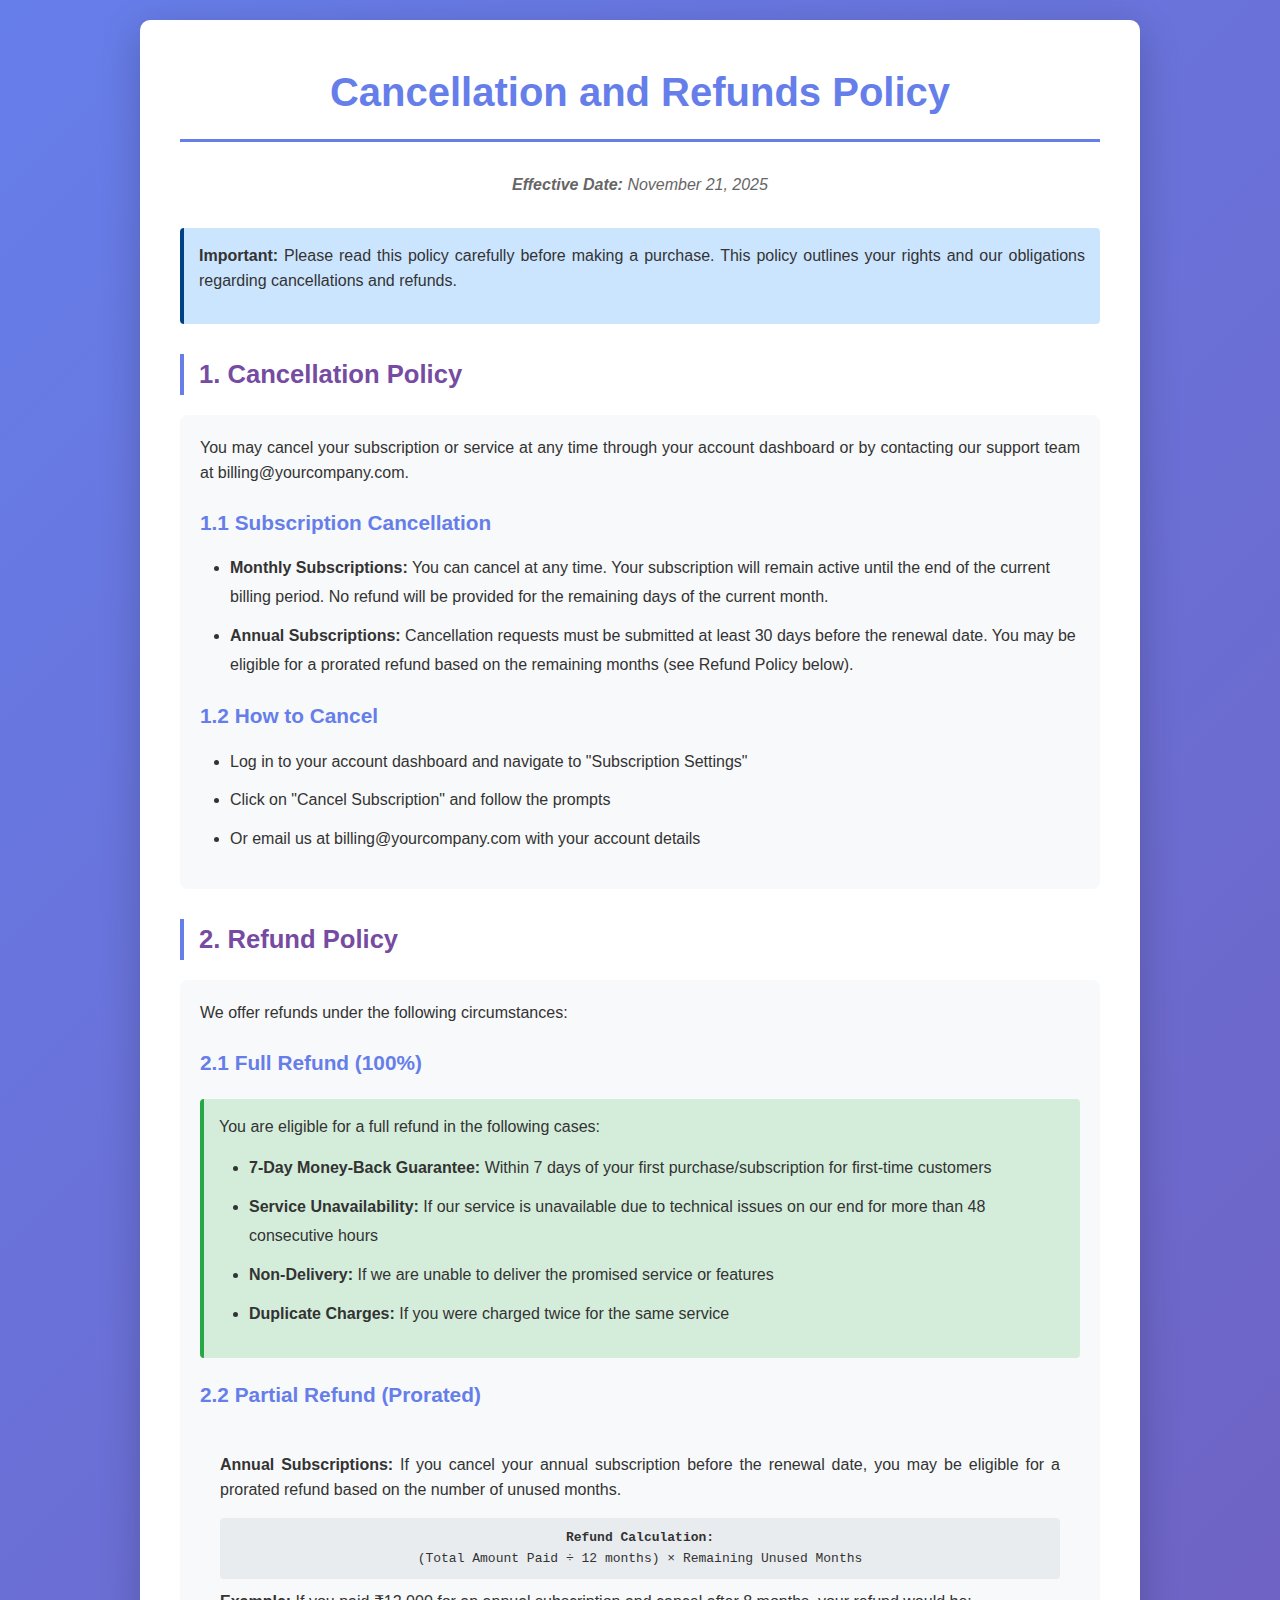
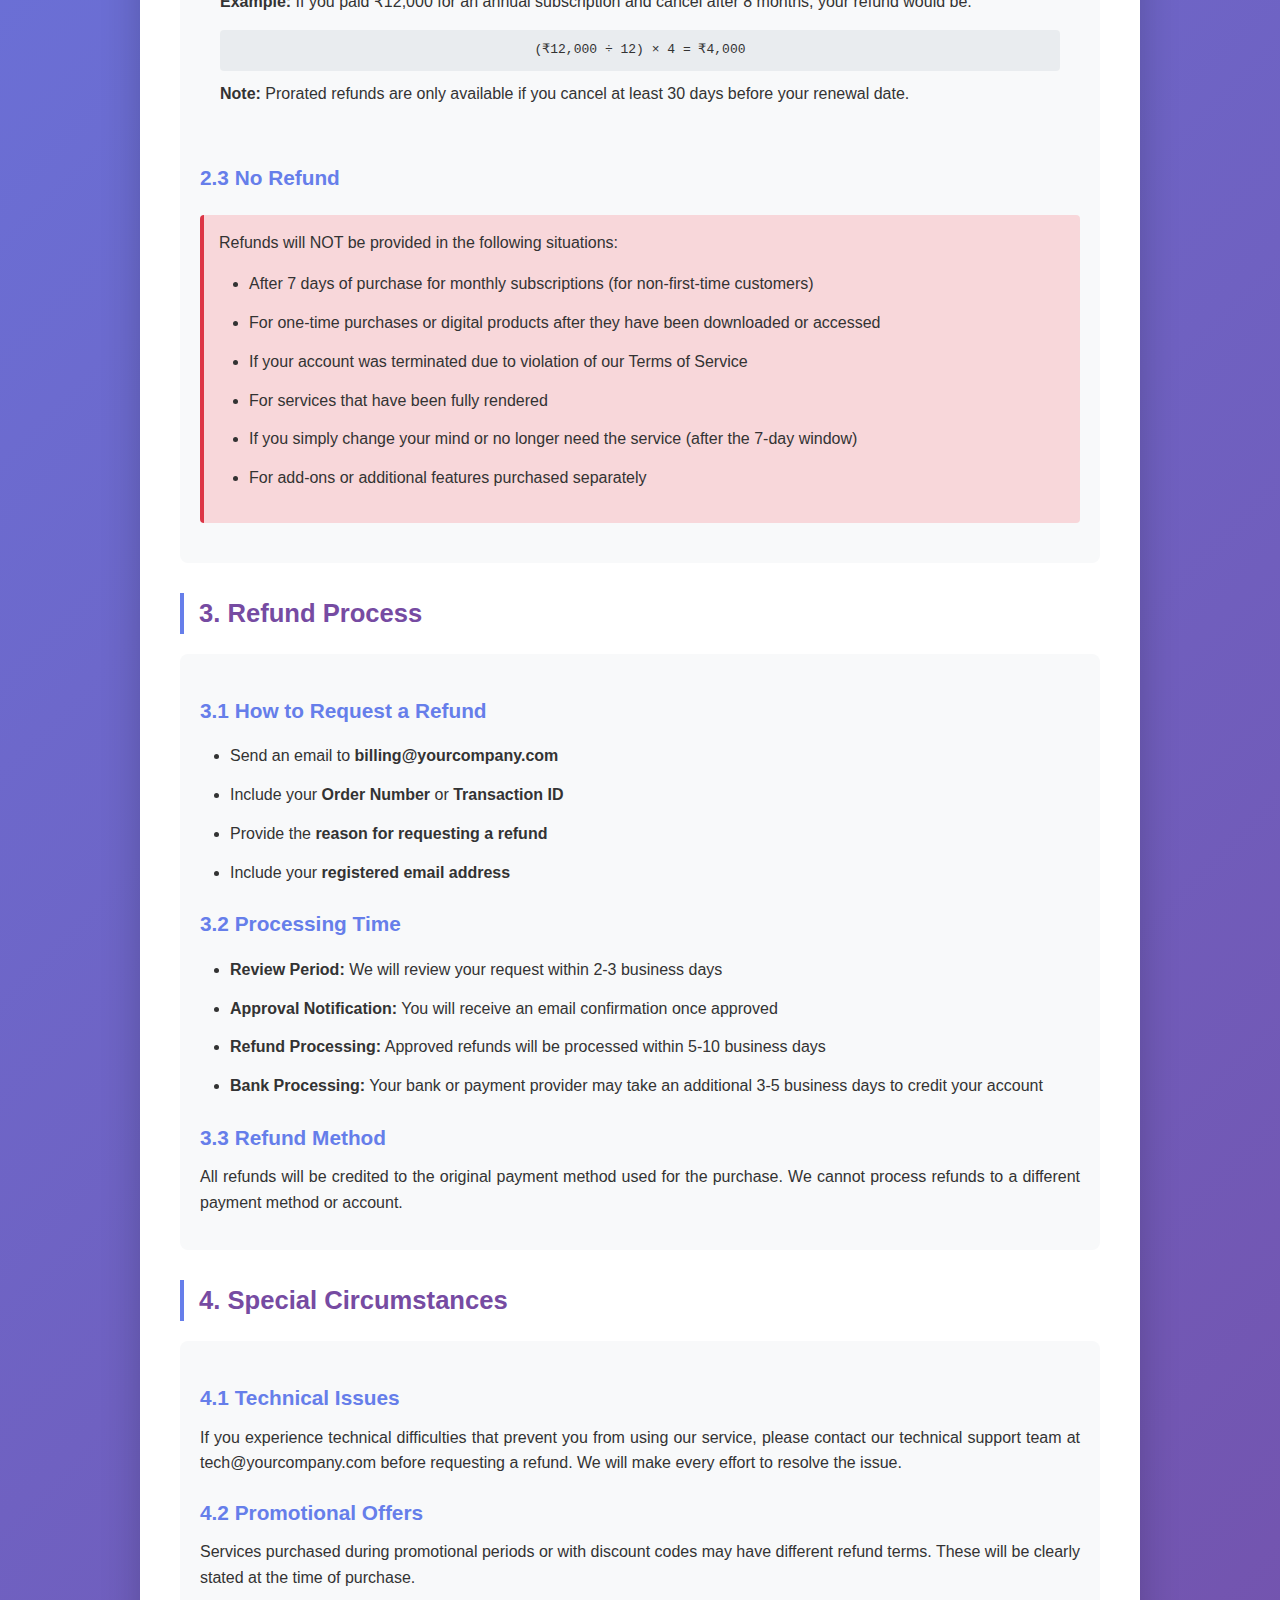
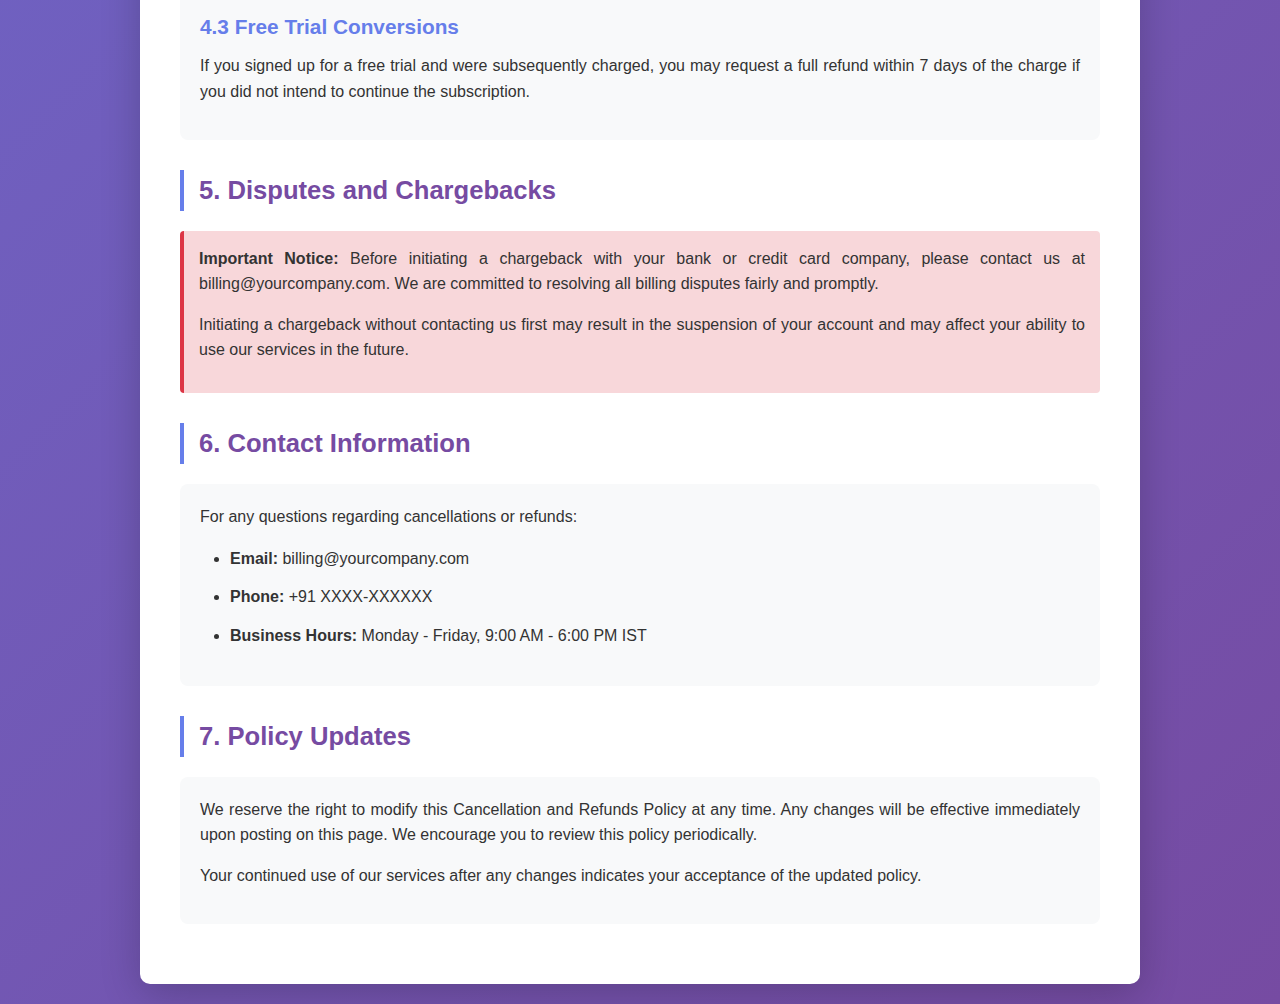
<file: cancellation.html>
<!DOCTYPE html>
<html lang="en">
<head>
    <meta charset="UTF-8">
    <meta name="viewport" content="width=device-width, initial-scale=1.0">
    <title>Cancellation and Refunds Policy</title>
    <style>
        * {
            margin: 0;
            padding: 0;
            box-sizing: border-box;
        }

        body {
            font-family: 'Segoe UI', Tahoma, Geneva, Verdana, sans-serif;
            line-height: 1.6;
            color: #333;
            background: linear-gradient(135deg, #667eea 0%, #764ba2 100%);
            min-height: 100vh;
            padding: 20px;
        }

        .container {
            max-width: 1000px;
            margin: 0 auto;
            background: white;
            padding: 40px;
            border-radius: 10px;
            box-shadow: 0 10px 40px rgba(0, 0, 0, 0.2);
        }

        h1 {
            color: #667eea;
            text-align: center;
            margin-bottom: 30px;
            font-size: 2.5em;
            border-bottom: 3px solid #667eea;
            padding-bottom: 15px;
        }

        .last-updated {
            text-align: center;
            color: #666;
            margin-bottom: 30px;
            font-style: italic;
        }

        h2 {
            color: #764ba2;
            margin-top: 30px;
            margin-bottom: 15px;
            font-size: 1.6em;
            border-left: 4px solid #667eea;
            padding-left: 15px;
        }

        h3 {
            color: #667eea;
            margin-top: 20px;
            margin-bottom: 10px;
            font-size: 1.3em;
        }

        p {
            margin-bottom: 15px;
            text-align: justify;
        }

        ul {
            margin: 15px 0 15px 30px;
        }

        li {
            margin: 10px 0;
            line-height: 1.8;
        }

        .section {
            background: #f8f9fa;
            padding: 20px;
            border-radius: 8px;
            margin: 20px 0;
        }

        .highlight {
            background: #d4edda;
            border-left: 4px solid #28a745;
            padding: 15px;
            margin: 20px 0;
            border-radius: 4px;
        }

        .warning {
            background: #f8d7da;
            border-left: 4px solid #dc3545;
            padding: 15px;
            margin: 20px 0;
            border-radius: 4px;
        }

        .info-box {
            background: #cce5ff;
            border-left: 4px solid #004085;
            padding: 15px;
            margin: 20px 0;
            border-radius: 4px;
        }

        .formula {
            background: #e9ecef;
            padding: 10px;
            border-radius: 4px;
            font-family: monospace;
            margin: 10px 0;
            text-align: center;
        }

        @media (max-width: 768px) {
            .container {
                padding: 20px;
            }

            h1 {
                font-size: 2em;
            }

            h2 {
                font-size: 1.3em;
            }

            h3 {
                font-size: 1.1em;
            }
        }
    </style>
</head>
<body>
    <div class="container">
        <h1>Cancellation and Refunds Policy</h1>
        <p class="last-updated"><strong>Effective Date:</strong> November 21, 2025</p>

        <div class="info-box">
            <p><strong>Important:</strong> Please read this policy carefully before making a purchase. This policy outlines your rights and our obligations regarding cancellations and refunds.</p>
        </div>

        <h2>1. Cancellation Policy</h2>
        <div class="section">
            <p>You may cancel your subscription or service at any time through your account dashboard or by contacting our support team at billing@yourcompany.com.</p>
            
            <h3>1.1 Subscription Cancellation</h3>
            <ul>
                <li><strong>Monthly Subscriptions:</strong> You can cancel at any time. Your subscription will remain active until the end of the current billing period. No refund will be provided for the remaining days of the current month.</li>
                <li><strong>Annual Subscriptions:</strong> Cancellation requests must be submitted at least 30 days before the renewal date. You may be eligible for a prorated refund based on the remaining months (see Refund Policy below).</li>
            </ul>

            <h3>1.2 How to Cancel</h3>
            <ul>
                <li>Log in to your account dashboard and navigate to "Subscription Settings"</li>
                <li>Click on "Cancel Subscription" and follow the prompts</li>
                <li>Or email us at billing@yourcompany.com with your account details</li>
            </ul>
        </div>

        <h2>2. Refund Policy</h2>
        <div class="section">
            <p>We offer refunds under the following circumstances:</p>

            <h3>2.1 Full Refund (100%)</h3>
            <div class="highlight">
                <p>You are eligible for a full refund in the following cases:</p>
                <ul>
                    <li><strong>7-Day Money-Back Guarantee:</strong> Within 7 days of your first purchase/subscription for first-time customers</li>
                    <li><strong>Service Unavailability:</strong> If our service is unavailable due to technical issues on our end for more than 48 consecutive hours</li>
                    <li><strong>Non-Delivery:</strong> If we are unable to deliver the promised service or features</li>
                    <li><strong>Duplicate Charges:</strong> If you were charged twice for the same service</li>
                </ul>
            </div>

            <h3>2.2 Partial Refund (Prorated)</h3>
            <div class="section">
                <p><strong>Annual Subscriptions:</strong> If you cancel your annual subscription before the renewal date, you may be eligible for a prorated refund based on the number of unused months.</p>
                
                <div class="formula">
                    <strong>Refund Calculation:</strong><br>
                    (Total Amount Paid ÷ 12 months) × Remaining Unused Months
                </div>

                <p><strong>Example:</strong> If you paid ₹12,000 for an annual subscription and cancel after 8 months, your refund would be:</p>
                <div class="formula">
                    (₹12,000 ÷ 12) × 4 = ₹4,000
                </div>

                <p><strong>Note:</strong> Prorated refunds are only available if you cancel at least 30 days before your renewal date.</p>
            </div>

            <h3>2.3 No Refund</h3>
            <div class="warning">
                <p>Refunds will NOT be provided in the following situations:</p>
                <ul>
                    <li>After 7 days of purchase for monthly subscriptions (for non-first-time customers)</li>
                    <li>For one-time purchases or digital products after they have been downloaded or accessed</li>
                    <li>If your account was terminated due to violation of our Terms of Service</li>
                    <li>For services that have been fully rendered</li>
                    <li>If you simply change your mind or no longer need the service (after the 7-day window)</li>
                    <li>For add-ons or additional features purchased separately</li>
                </ul>
            </div>
        </div>

        <h2>3. Refund Process</h2>
        <div class="section">
            <h3>3.1 How to Request a Refund</h3>
            <ul>
                <li>Send an email to <strong>billing@yourcompany.com</strong></li>
                <li>Include your <strong>Order Number</strong> or <strong>Transaction ID</strong></li>
                <li>Provide the <strong>reason for requesting a refund</strong></li>
                <li>Include your <strong>registered email address</strong></li>
            </ul>

            <h3>3.2 Processing Time</h3>
            <ul>
                <li><strong>Review Period:</strong> We will review your request within 2-3 business days</li>
                <li><strong>Approval Notification:</strong> You will receive an email confirmation once approved</li>
                <li><strong>Refund Processing:</strong> Approved refunds will be processed within 5-10 business days</li>
                <li><strong>Bank Processing:</strong> Your bank or payment provider may take an additional 3-5 business days to credit your account</li>
            </ul>

            <h3>3.3 Refund Method</h3>
            <p>All refunds will be credited to the original payment method used for the purchase. We cannot process refunds to a different payment method or account.</p>
        </div>

        <h2>4. Special Circumstances</h2>
        <div class="section">
            <h3>4.1 Technical Issues</h3>
            <p>If you experience technical difficulties that prevent you from using our service, please contact our technical support team at tech@yourcompany.com before requesting a refund. We will make every effort to resolve the issue.</p>

            <h3>4.2 Promotional Offers</h3>
            <p>Services purchased during promotional periods or with discount codes may have different refund terms. These will be clearly stated at the time of purchase.</p>

            <h3>4.3 Free Trial Conversions</h3>
            <p>If you signed up for a free trial and were subsequently charged, you may request a full refund within 7 days of the charge if you did not intend to continue the subscription.</p>
        </div>

        <h2>5. Disputes and Chargebacks</h2>
        <div class="warning">
            <p><strong>Important Notice:</strong> Before initiating a chargeback with your bank or credit card company, please contact us at billing@yourcompany.com. We are committed to resolving all billing disputes fairly and promptly.</p>
            <p>Initiating a chargeback without contacting us first may result in the suspension of your account and may affect your ability to use our services in the future.</p>
        </div>

        <h2>6. Contact Information</h2>
        <div class="section">
            <p>For any questions regarding cancellations or refunds:</p>
            <ul>
                <li><strong>Email:</strong> billing@yourcompany.com</li>
                <li><strong>Phone:</strong> +91 XXXX-XXXXXX</li>
                <li><strong>Business Hours:</strong> Monday - Friday, 9:00 AM - 6:00 PM IST</li>
            </ul>
        </div>

        <h2>7. Policy Updates</h2>
        <div class="section">
            <p>We reserve the right to modify this Cancellation and Refunds Policy at any time. Any changes will be effective immediately upon posting on this page. We encourage you to review this policy periodically.</p>
            <p>Your continued use of our services after any changes indicates your acceptance of the updated policy.</p>
        </div>
    </div>
</body>
</html>
</file>
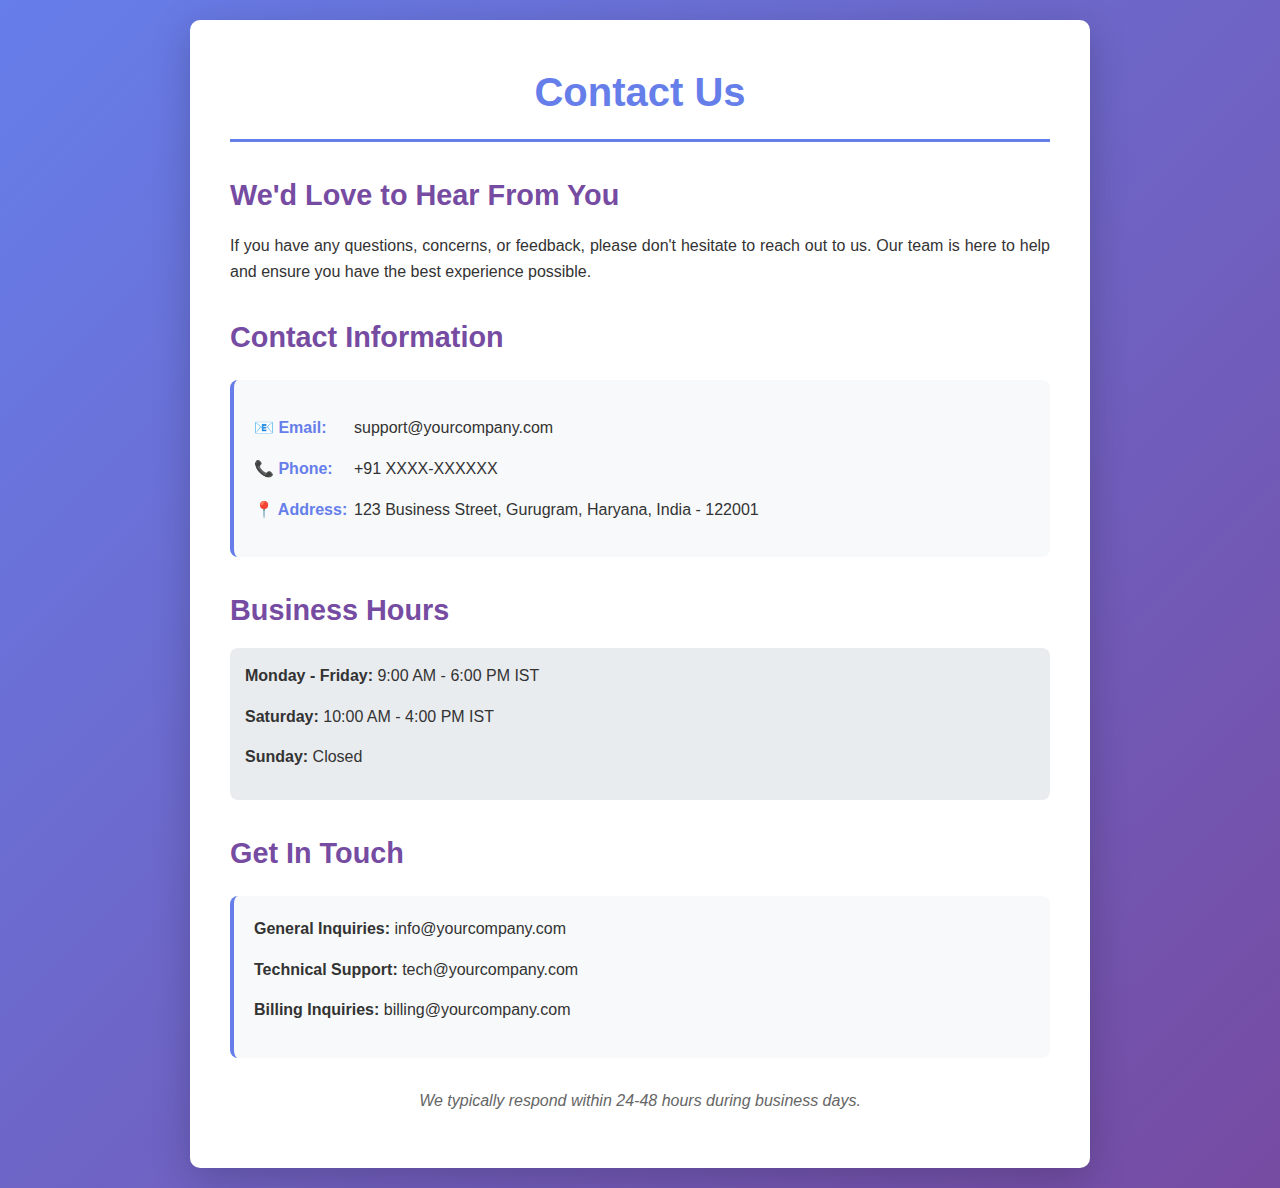
<file: contact.html>
<!DOCTYPE html>
<html lang="en">
<head>
    <meta charset="UTF-8">
    <meta name="viewport" content="width=device-width, initial-scale=1.0">
    <title>Contact Us</title>
    <style>
        * {
            margin: 0;
            padding: 0;
            box-sizing: border-box;
        }

        body {
            font-family: 'Segoe UI', Tahoma, Geneva, Verdana, sans-serif;
            line-height: 1.6;
            color: #333;
            background: linear-gradient(135deg, #667eea 0%, #764ba2 100%);
            min-height: 100vh;
            padding: 20px;
        }

        .container {
            max-width: 900px;
            margin: 0 auto;
            background: white;
            padding: 40px;
            border-radius: 10px;
            box-shadow: 0 10px 40px rgba(0, 0, 0, 0.2);
        }

        h1 {
            color: #667eea;
            text-align: center;
            margin-bottom: 30px;
            font-size: 2.5em;
            border-bottom: 3px solid #667eea;
            padding-bottom: 15px;
        }

        h2 {
            color: #764ba2;
            margin-top: 30px;
            margin-bottom: 15px;
            font-size: 1.8em;
        }

        p {
            margin-bottom: 15px;
            text-align: justify;
        }

        .contact-info {
            background: #f8f9fa;
            padding: 20px;
            border-radius: 8px;
            margin: 20px 0;
            border-left: 4px solid #667eea;
        }

        .contact-item {
            margin: 15px 0;
            display: flex;
            align-items: center;
        }

        .contact-item strong {
            color: #667eea;
            min-width: 100px;
        }

        .hours {
            background: #e9ecef;
            padding: 15px;
            border-radius: 8px;
            margin: 10px 0;
        }

        .icon {
            margin-right: 10px;
            color: #667eea;
        }

        @media (max-width: 768px) {
            .container {
                padding: 20px;
            }

            h1 {
                font-size: 2em;
            }

            h2 {
                font-size: 1.5em;
            }
        }
    </style>
</head>
<body>
    <div class="container">
        <h1>Contact Us</h1>
        
        <h2>We'd Love to Hear From You</h2>
        <p>If you have any questions, concerns, or feedback, please don't hesitate to reach out to us. Our team is here to help and ensure you have the best experience possible.</p>

        <h2>Contact Information</h2>
        <div class="contact-info">
            <div class="contact-item">
                <strong>📧 Email:</strong>
                <span>support@yourcompany.com</span>
            </div>
            <div class="contact-item">
                <strong>📞 Phone:</strong>
                <span>+91 XXXX-XXXXXX</span>
            </div>
            <div class="contact-item">
                <strong>📍 Address:</strong>
                <span>123 Business Street, Gurugram, Haryana, India - 122001</span>
            </div>
        </div>

        <h2>Business Hours</h2>
        <div class="hours">
            <p><strong>Monday - Friday:</strong> 9:00 AM - 6:00 PM IST</p>
            <p><strong>Saturday:</strong> 10:00 AM - 4:00 PM IST</p>
            <p><strong>Sunday:</strong> Closed</p>
        </div>

        <h2>Get In Touch</h2>
        <div class="contact-info">
            <p><strong>General Inquiries:</strong> info@yourcompany.com</p>
            <p><strong>Technical Support:</strong> tech@yourcompany.com</p>
            <p><strong>Billing Inquiries:</strong> billing@yourcompany.com</p>
        </div>

        <p style="text-align: center; margin-top: 30px; font-style: italic; color: #666;">
            We typically respond within 24-48 hours during business days.
        </p>
    </div>
</body>
</html>
</file>
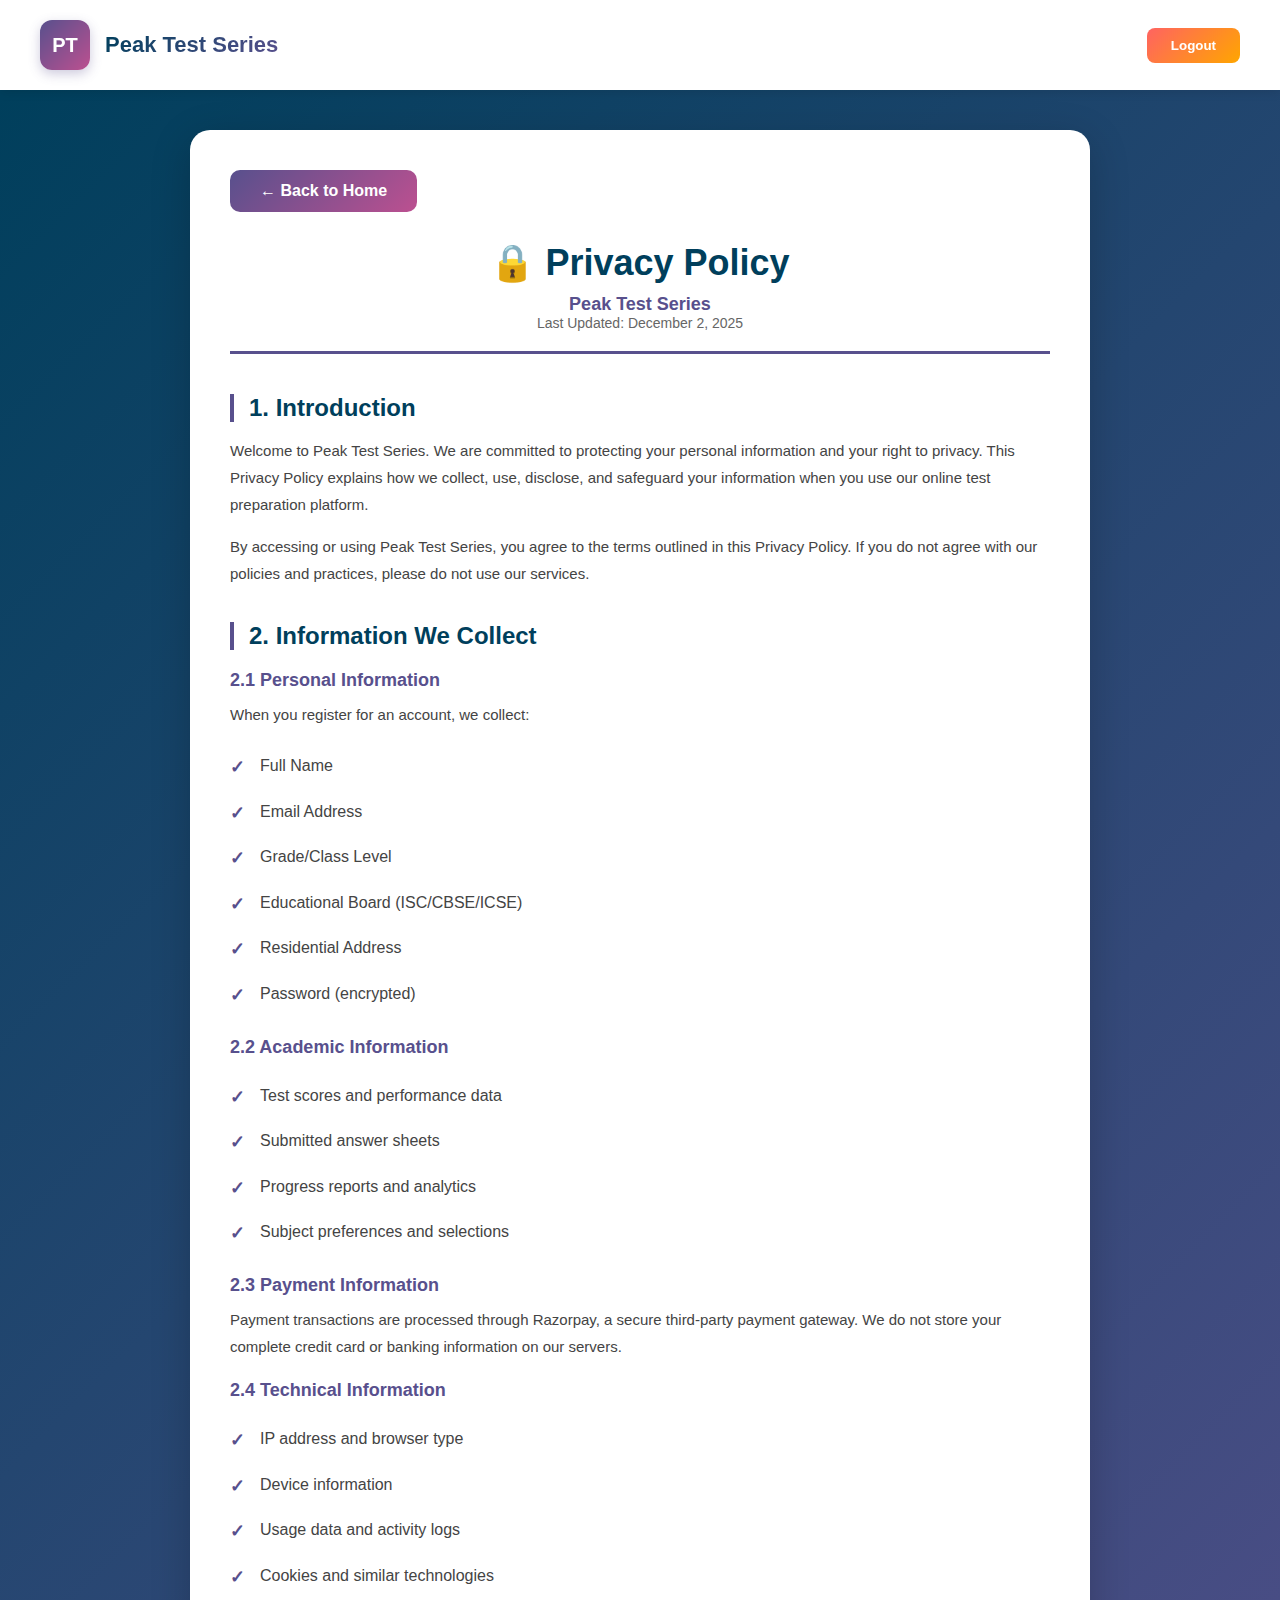
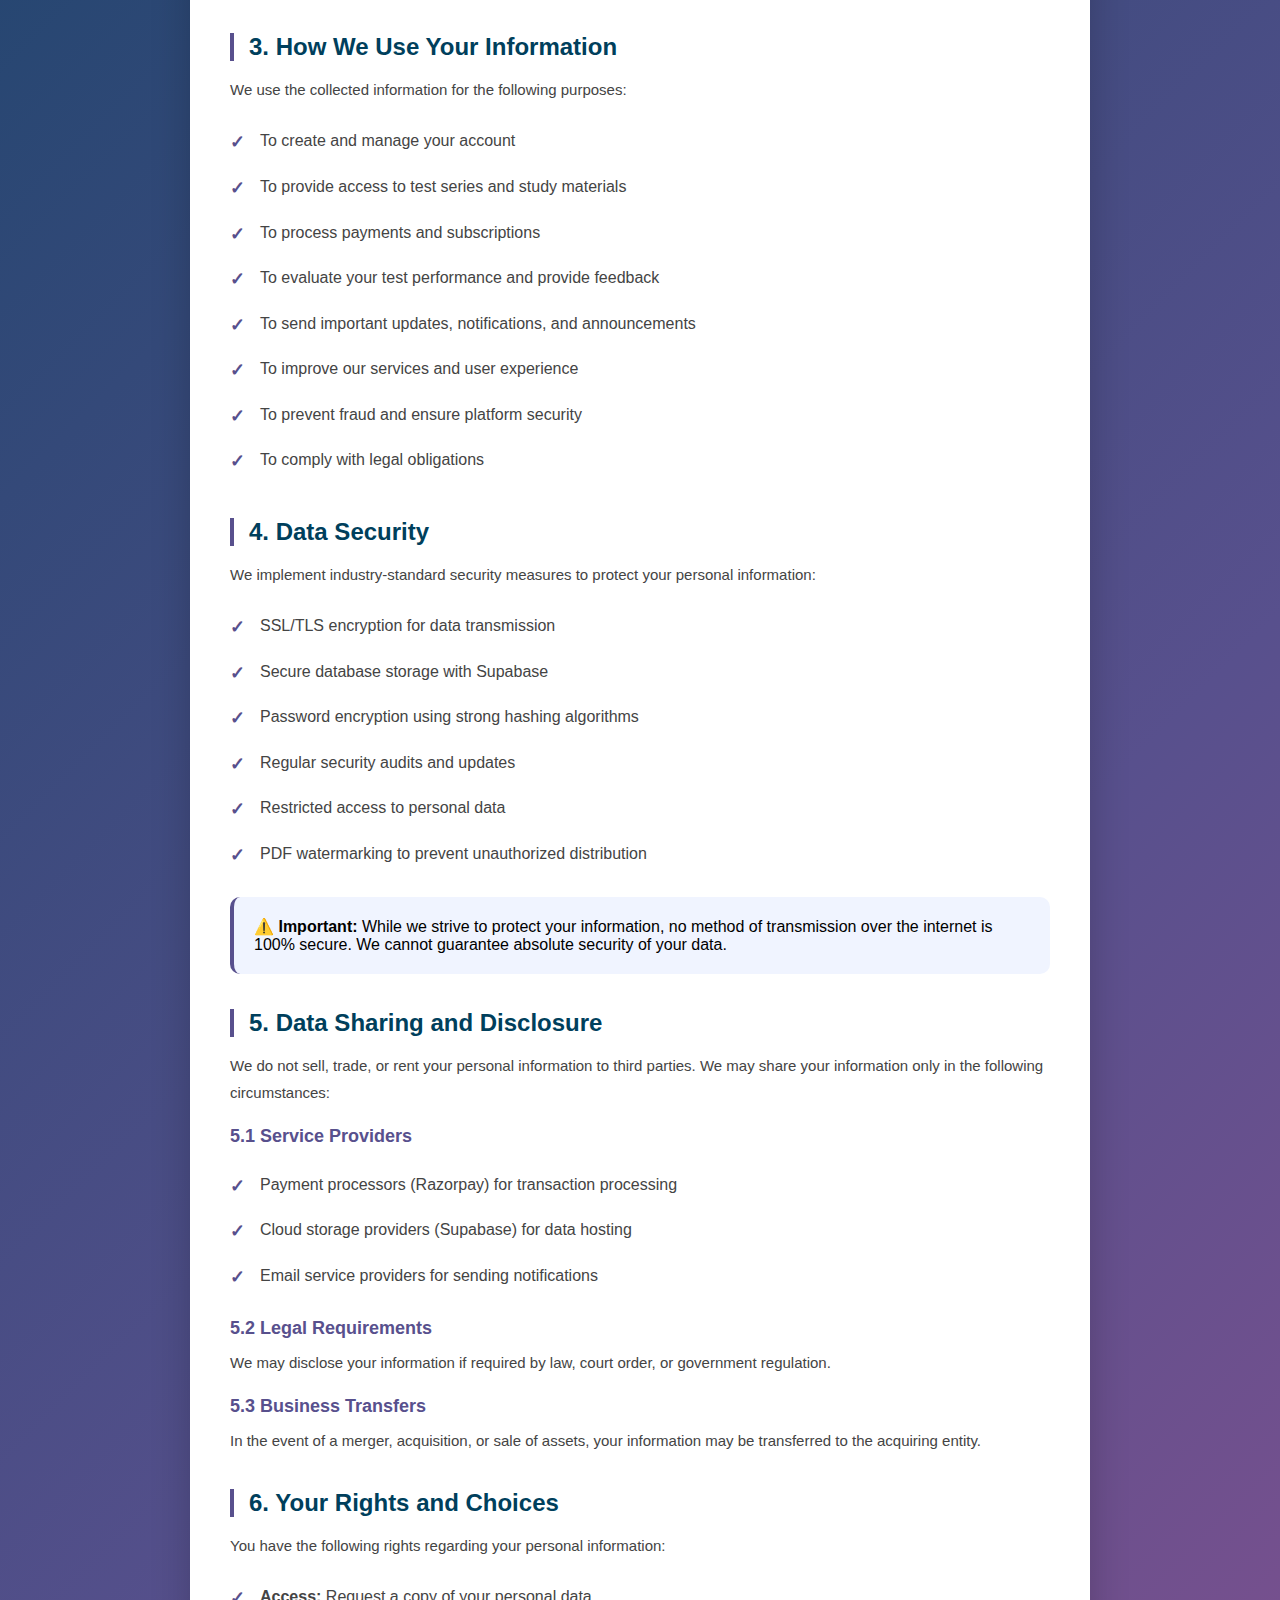
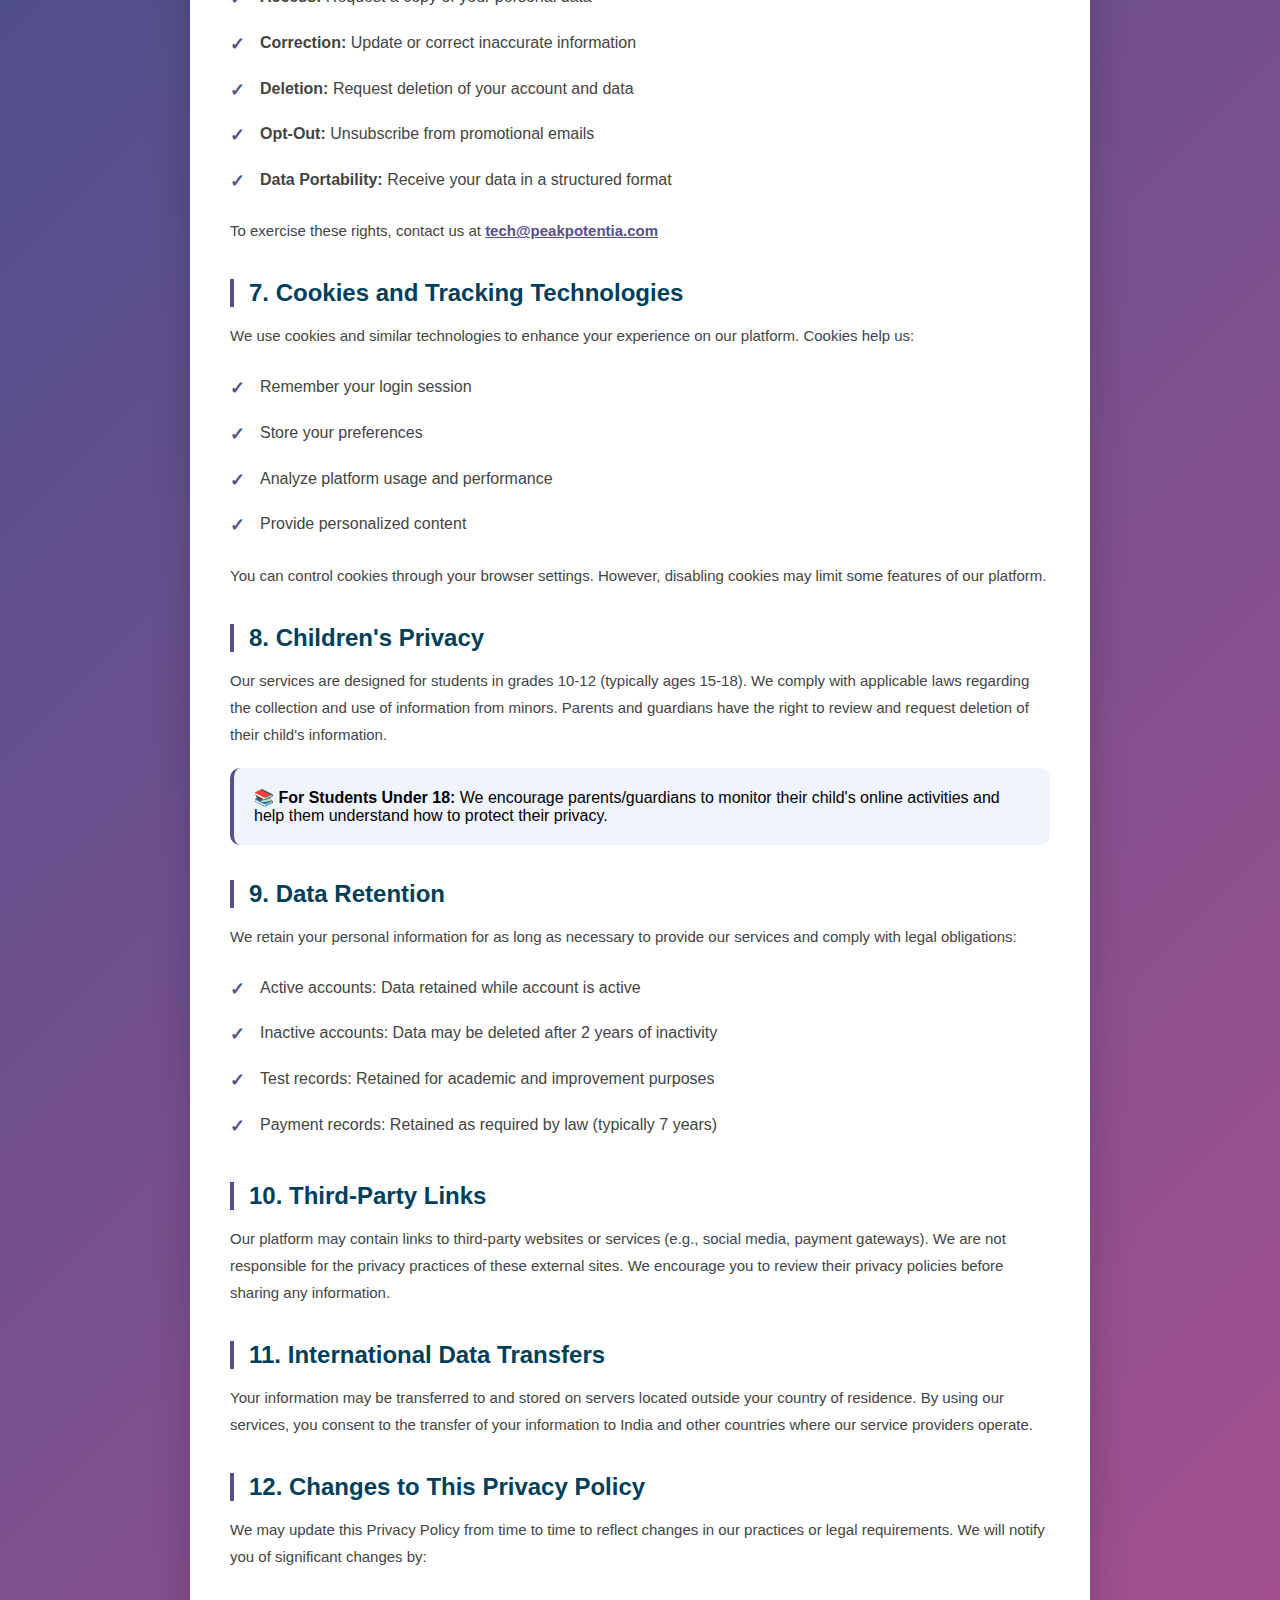
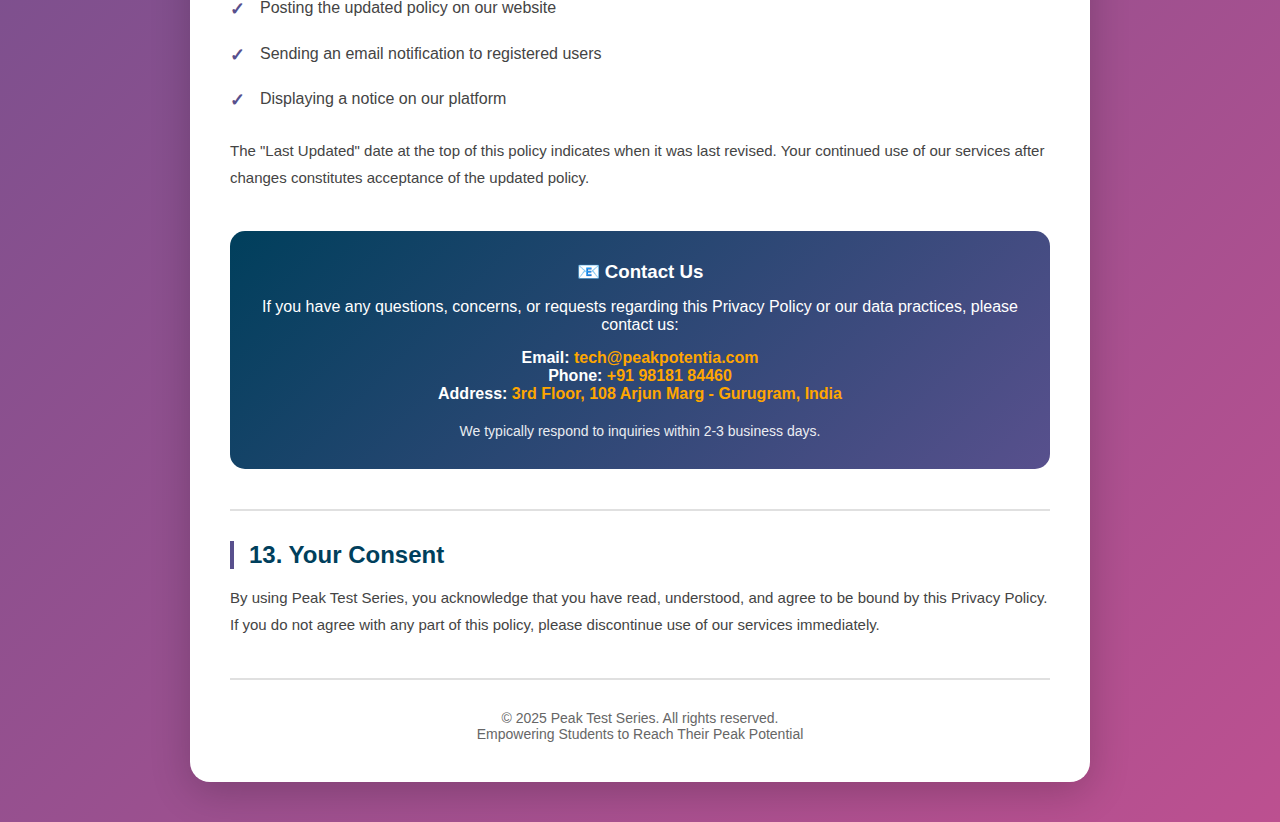
<file: privacy.html>
<!DOCTYPE html>
<html lang="en">

<head>
    <meta charset="UTF-8">
    <meta name="viewport" content="width=device-width, initial-scale=1.0">
    <title>Privacy Policy - Peak Test Series</title>
    <link rel="stylesheet" href="./style.css">
    <style>
        /* Privacy Policy Specific Styles */
        .privacy-container {
           
            min-height: 100vh;
            background: linear-gradient(135deg, #003f5c 0%, #58508d 50%, #bc5090 100%);
            padding: 40px 20px;
        }

        .privacy-content {
             /* width: 100%; */
            max-width: 900px;
            margin: 0 auto;
            background: white;
            border-radius: 20px;
            padding: 40px;
            box-shadow: 0 10px 40px rgba(0, 0, 0, 0.2);
        }

        .privacy-header {
            text-align: center;
            margin-bottom: 40px;
            padding-bottom: 20px;
            border-bottom: 3px solid #58508d;
        }

        .privacy-header h1 {
            color: #003f5c;
            font-size: 36px;
            margin-bottom: 10px;
        }

        .privacy-header .last-updated {
            color: #666;
            font-size: 14px;
        }

        .back-home {
            display: inline-block;
            padding: 12px 30px;
            background: linear-gradient(135deg, #58508d, #bc5090);
            color: white;
            text-decoration: none;
            border-radius: 10px;
            margin-bottom: 30px;
            font-weight: 600;
            transition: all 0.3s;
        }

        .back-home:hover {
            transform: translateY(-2px);
            box-shadow: 0 5px 15px rgba(88, 80, 141, 0.4);
        }

        .privacy-section {
            margin-bottom: 35px;
        }

        .privacy-section h2 {
            color: #003f5c;
            font-size: 24px;
            margin-bottom: 15px;
            padding-left: 15px;
            border-left: 4px solid #58508d;
        }

        .privacy-section h3 {
            color: #58508d;
            font-size: 18px;
            margin: 20px 0 10px 0;
        }

        .privacy-section p {
            color: #444;
            line-height: 1.8;
            margin-bottom: 15px;
            font-size: 15px;
        }

        .privacy-section ul {
            list-style: none;
            padding-left: 0;
            margin: 15px 0;
        }

        .privacy-section ul li {
            padding: 10px 0 10px 30px;
            color: #444;
            line-height: 1.6;
            position: relative;
        }

        .privacy-section ul li:before {
            content: "✓";
            position: absolute;
            left: 0;
            color: #58508d;
            font-weight: bold;
            font-size: 18px;
        }

        .highlight-box {
            background: #f0f4ff;
            padding: 20px;
            border-radius: 10px;
            border-left: 4px solid #58508d;
            margin: 20px 0;
        }

        .contact-box {
            background: linear-gradient(135deg, #003f5c, #58508d);
            color: white;
            padding: 30px;
            border-radius: 15px;
            text-align: center;
            margin-top: 40px;
        }

        .contact-box h3 {
            color: white;
            margin-bottom: 15px;
        }

        .contact-box a {
            color: #ffa600;
            text-decoration: none;
            font-weight: 600;
        }

        .contact-box a:hover {
            text-decoration: underline;
        }

        /* Mobile Responsive */
        @media (max-width: 768px) {
            .privacy-content {
                padding: 25px 20px;
            }

            .privacy-header h1 {
                font-size: 28px;
            }

            .privacy-section h2 {
                font-size: 20px;
            }

            .privacy-section h3 {
                font-size: 16px;
            }

            .privacy-section p,
            .privacy-section ul li {
                font-size: 14px;
            }
        }
    </style>
</head>

<body>
    <div class="dashboard-header">
            <div class="logo-section">
                <div class="logo">PT</div>
                <div class="brand-name">Peak Test Series</div>
            </div>
            <div class="user-info-section">
                <div class="user-details">
                    <div class="user-name" id="userName"></div>
                    <div class="user-grade-board" id="userGradeBoard"></div>
                </div>
                <button class="logout-btn" onclick="handleLogout()">Logout</button>
            </div>
        </div>
    <div class="privacy-container">
        <div class="privacy-content">
            <!-- Back Button -->
            <a href="./index.html" class="back-home">← Back to Home</a>

            <!-- Header -->
            <div class="privacy-header">
                <h1>🔒 Privacy Policy</h1>
                <p style="color: #58508d; font-size: 18px; font-weight: 600;">Peak Test Series</p>
                <p class="last-updated">Last Updated: December 2, 2025</p>
            </div>

            <!-- Introduction -->
            <div class="privacy-section">
                <h2>1. Introduction</h2>
                <p>
                    Welcome to Peak Test Series. We are committed to protecting your personal
                    information and your right to privacy. This Privacy Policy explains how we collect, use, disclose,
                    and safeguard your information when you use our online test preparation platform.
                </p>
                <p>
                    By accessing or using Peak Test Series, you agree to the terms outlined in this Privacy Policy. If
                    you do not agree with our policies and practices, please do not use our services.
                </p>
            </div>

            <!-- Information We Collect -->
            <div class="privacy-section">
                <h2>2. Information We Collect</h2>

                <h3>2.1 Personal Information</h3>
                <p>When you register for an account, we collect:</p>
                <ul>
                    <li>Full Name</li>
                    <li>Email Address</li>
                    <li>Grade/Class Level</li>
                    <li>Educational Board (ISC/CBSE/ICSE)</li>
                    <li>Residential Address</li>
                    <li>Password (encrypted)</li>
                </ul>

                <h3>2.2 Academic Information</h3>
                <ul>
                    <li>Test scores and performance data</li>
                    <li>Submitted answer sheets</li>
                    <li>Progress reports and analytics</li>
                    <li>Subject preferences and selections</li>
                </ul>

                <h3>2.3 Payment Information</h3>
                <p>
                    Payment transactions are processed through Razorpay, a secure third-party payment gateway. We do not
                    store your complete credit card or banking information on our servers.
                </p>

                <h3>2.4 Technical Information</h3>
                <ul>
                    <li>IP address and browser type</li>
                    <li>Device information</li>
                    <li>Usage data and activity logs</li>
                    <li>Cookies and similar technologies</li>
                </ul>
            </div>

            <!-- How We Use Your Information -->
            <div class="privacy-section">
                <h2>3. How We Use Your Information</h2>
                <p>We use the collected information for the following purposes:</p>
                <ul>
                    <li>To create and manage your account</li>
                    <li>To provide access to test series and study materials</li>
                    <li>To process payments and subscriptions</li>
                    <li>To evaluate your test performance and provide feedback</li>
                    <li>To send important updates, notifications, and announcements</li>
                    <li>To improve our services and user experience</li>
                    <li>To prevent fraud and ensure platform security</li>
                    <li>To comply with legal obligations</li>
                </ul>
            </div>

            <!-- Data Security -->
            <div class="privacy-section">
                <h2>4. Data Security</h2>
                <p>
                    We implement industry-standard security measures to protect your personal information:
                </p>
                <ul>
                    <li>SSL/TLS encryption for data transmission</li>
                    <li>Secure database storage with Supabase</li>
                    <li>Password encryption using strong hashing algorithms</li>
                    <li>Regular security audits and updates</li>
                    <li>Restricted access to personal data</li>
                    <li>PDF watermarking to prevent unauthorized distribution</li>
                </ul>

                <div class="highlight-box">
                    <strong>⚠️ Important:</strong> While we strive to protect your information, no method of transmission
                    over the internet is 100% secure. We cannot guarantee absolute security of your data.
                </div>
            </div>

            <!-- Data Sharing and Disclosure -->
            <div class="privacy-section">
                <h2>5. Data Sharing and Disclosure</h2>
                <p>We do not sell, trade, or rent your personal information to third parties. We may share your
                    information only in the following circumstances:</p>

                <h3>5.1 Service Providers</h3>
                <ul>
                    <li>Payment processors (Razorpay) for transaction processing</li>
                    <li>Cloud storage providers (Supabase) for data hosting</li>
                    <li>Email service providers for sending notifications</li>
                </ul>

                <h3>5.2 Legal Requirements</h3>
                <p>We may disclose your information if required by law, court order, or government regulation.</p>

                <h3>5.3 Business Transfers</h3>
                <p>In the event of a merger, acquisition, or sale of assets, your information may be transferred to the
                    acquiring entity.</p>
            </div>

            <!-- Your Rights -->
            <div class="privacy-section">
                <h2>6. Your Rights and Choices</h2>
                <p>You have the following rights regarding your personal information:</p>
                <ul>
                    <li><strong>Access:</strong> Request a copy of your personal data</li>
                    <li><strong>Correction:</strong> Update or correct inaccurate information</li>
                    <li><strong>Deletion:</strong> Request deletion of your account and data</li>
                    <li><strong>Opt-Out:</strong> Unsubscribe from promotional emails</li>
                    <li><strong>Data Portability:</strong> Receive your data in a structured format</li>
                </ul>

                <p>To exercise these rights, contact us at <a href="mailto:tech@peakpotentia.com"
                        style="color: #58508d; font-weight: 600;">tech@peakpotentia.com</a></p>
            </div>

            <!-- Cookies Policy -->
            <div class="privacy-section">
                <h2>7. Cookies and Tracking Technologies</h2>
                <p>
                    We use cookies and similar technologies to enhance your experience on our platform. Cookies help us:
                </p>
                <ul>
                    <li>Remember your login session</li>
                    <li>Store your preferences</li>
                    <li>Analyze platform usage and performance</li>
                    <li>Provide personalized content</li>
                </ul>
                <p>You can control cookies through your browser settings. However, disabling cookies may limit some
                    features of our platform.</p>
            </div>

            <!-- Children's Privacy -->
            <div class="privacy-section">
                <h2>8. Children's Privacy</h2>
                <p>
                    Our services are designed for students in grades 10-12 (typically ages 15-18). We comply with
                    applicable laws regarding the collection and use of information from minors. Parents and guardians
                    have the right to review and request deletion of their child's information.
                </p>
                <div class="highlight-box">
                    <strong>📚 For Students Under 18:</strong> We encourage parents/guardians to monitor their child's
                    online activities and help them understand how to protect their privacy.
                </div>
            </div>

            <!-- Data Retention -->
            <div class="privacy-section">
                <h2>9. Data Retention</h2>
                <p>
                    We retain your personal information for as long as necessary to provide our services and comply with
                    legal obligations:
                </p>
                <ul>
                    <li>Active accounts: Data retained while account is active</li>
                    <li>Inactive accounts: Data may be deleted after 2 years of inactivity</li>
                    <li>Test records: Retained for academic and improvement purposes</li>
                    <li>Payment records: Retained as required by law (typically 7 years)</li>
                </ul>
            </div>

            <!-- Third-Party Links -->
            <div class="privacy-section">
                <h2>10. Third-Party Links</h2>
                <p>
                    Our platform may contain links to third-party websites or services (e.g., social media, payment
                    gateways). We are not responsible for the privacy practices of these external sites. We encourage
                    you to review their privacy policies before sharing any information.
                </p>
            </div>

            <!-- International Users -->
            <div class="privacy-section">
                <h2>11. International Data Transfers</h2>
                <p>
                    Your information may be transferred to and stored on servers located outside your country of
                    residence. By using our services, you consent to the transfer of your information to India and other
                    countries where our service providers operate.
                </p>
            </div>

            <!-- Changes to Privacy Policy -->
            <div class="privacy-section">
                <h2>12. Changes to This Privacy Policy</h2>
                <p>
                    We may update this Privacy Policy from time to time to reflect changes in our practices or legal
                    requirements. We will notify you of significant changes by:
                </p>
                <ul>
                    <li>Posting the updated policy on our website</li>
                    <li>Sending an email notification to registered users</li>
                    <li>Displaying a notice on our platform</li>
                </ul>
                <p>
                    The "Last Updated" date at the top of this policy indicates when it was last revised. Your continued
                    use of our services after changes constitutes acceptance of the updated policy.
                </p>
            </div>

            <!-- Contact Information -->
            <div class="contact-box">
                <h3>📧 Contact Us</h3>
                <p style="margin-bottom: 15px;">
                    If you have any questions, concerns, or requests regarding this Privacy Policy or our data
                    practices, please contact us:
                </p>
                <p><strong>Email:</strong> <a href="mailto:tech@peakpotentia.com">tech@peakpotentia.com</a></p>
                <p><strong>Phone:</strong> <a href="tel:+919818184460">+91 98181 84460</a></p>
                <p><strong>Address:</strong><a href=""> 3rd Floor, 108 Arjun Marg - Gurugram, India </a> </p>
                <p style="margin-top: 20px; font-size: 14px; opacity: 0.9;">
                    We typically respond to inquiries within 2-3 business days.
                </p>
            </div>

            <!-- Consent -->
            <div class="privacy-section" style="margin-top: 40px; padding-top: 30px; border-top: 2px solid #e0e0e0;">
                <h2>13. Your Consent</h2>
                <p>
                    By using Peak Test Series, you acknowledge that you have read, understood, and agree to be bound by
                    this Privacy Policy. If you do not agree with any part of this policy, please discontinue use of our
                    services immediately.
                </p>
            </div>

            <!-- Footer -->
            <div style="text-align: center; margin-top: 40px; padding-top: 30px; border-top: 2px solid #e0e0e0;">
                <p style="color: #666; font-size: 14px;">© 2025 Peak Test Series. All rights reserved.</p>
                <p style="color: #666; font-size: 14px;">Empowering Students to Reach Their Peak Potential</p>
            </div>
        </div>
    </div>
</body>

</html>
</file>
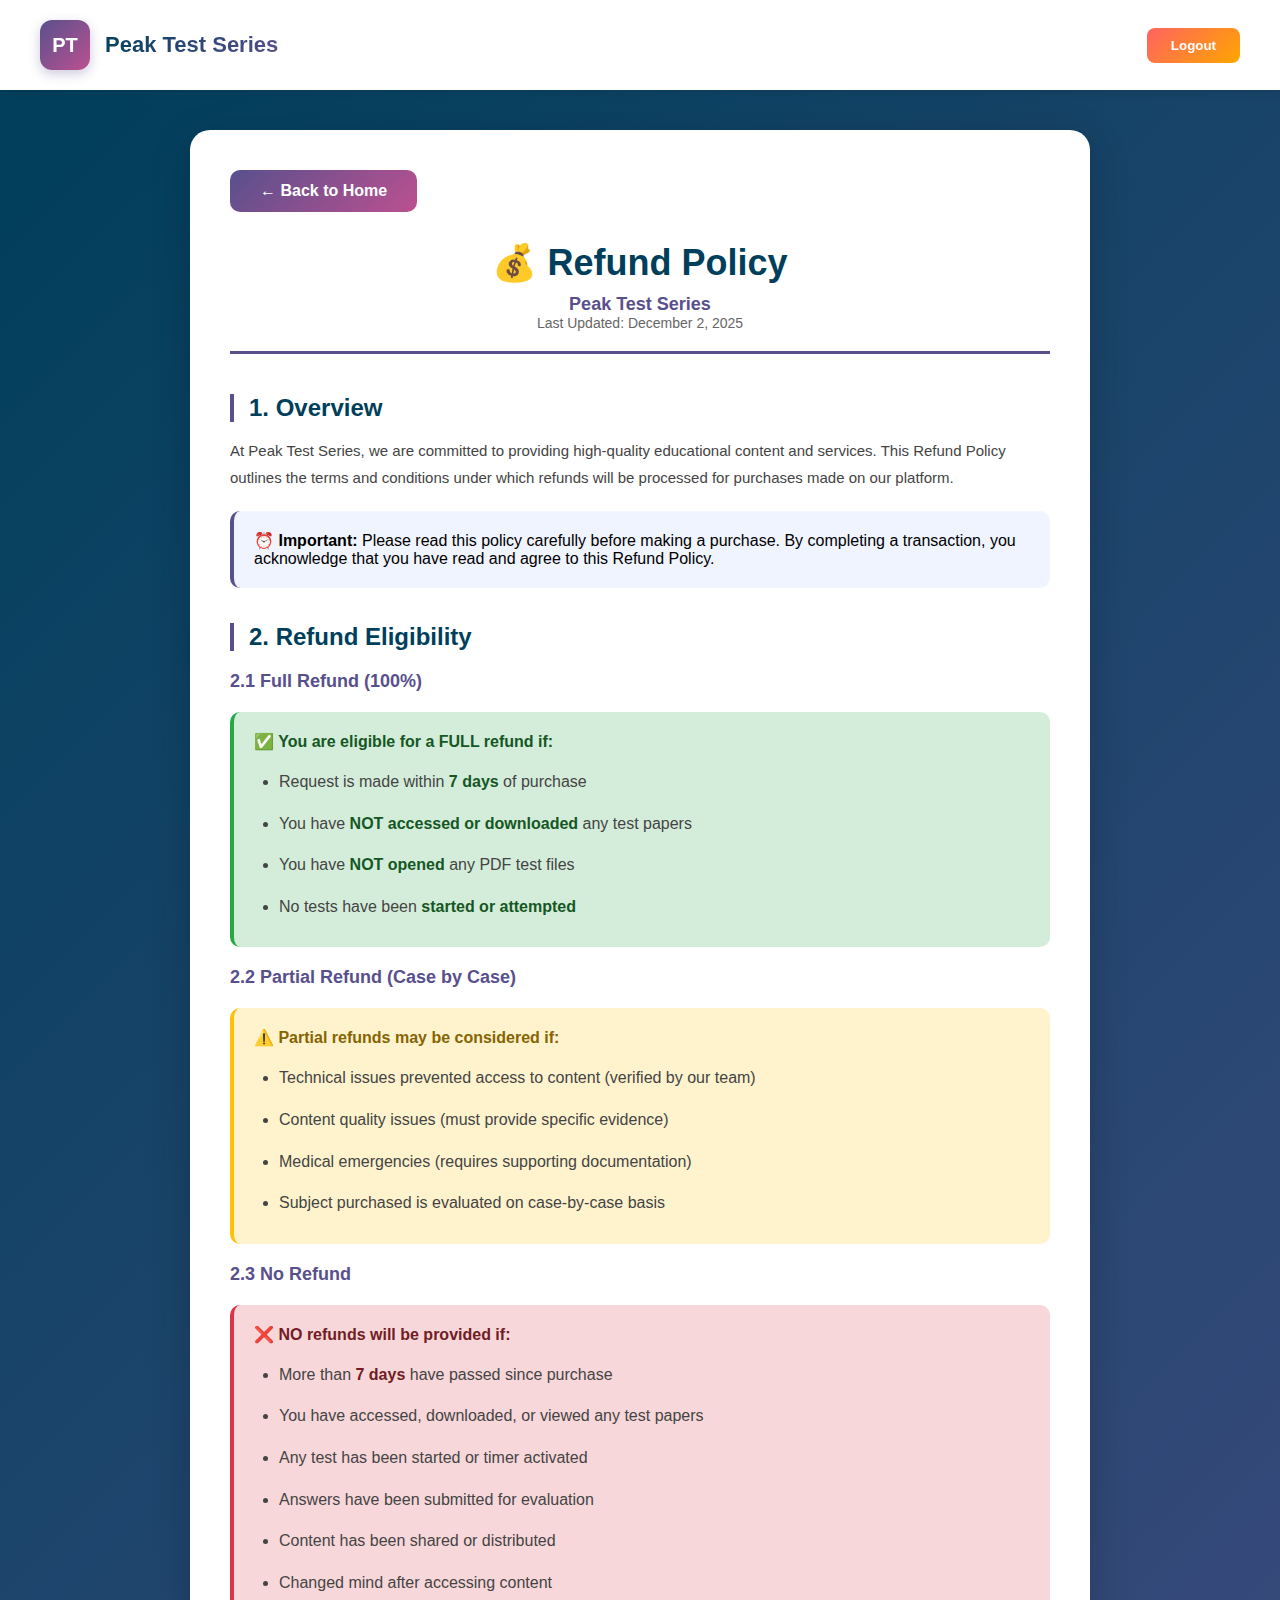
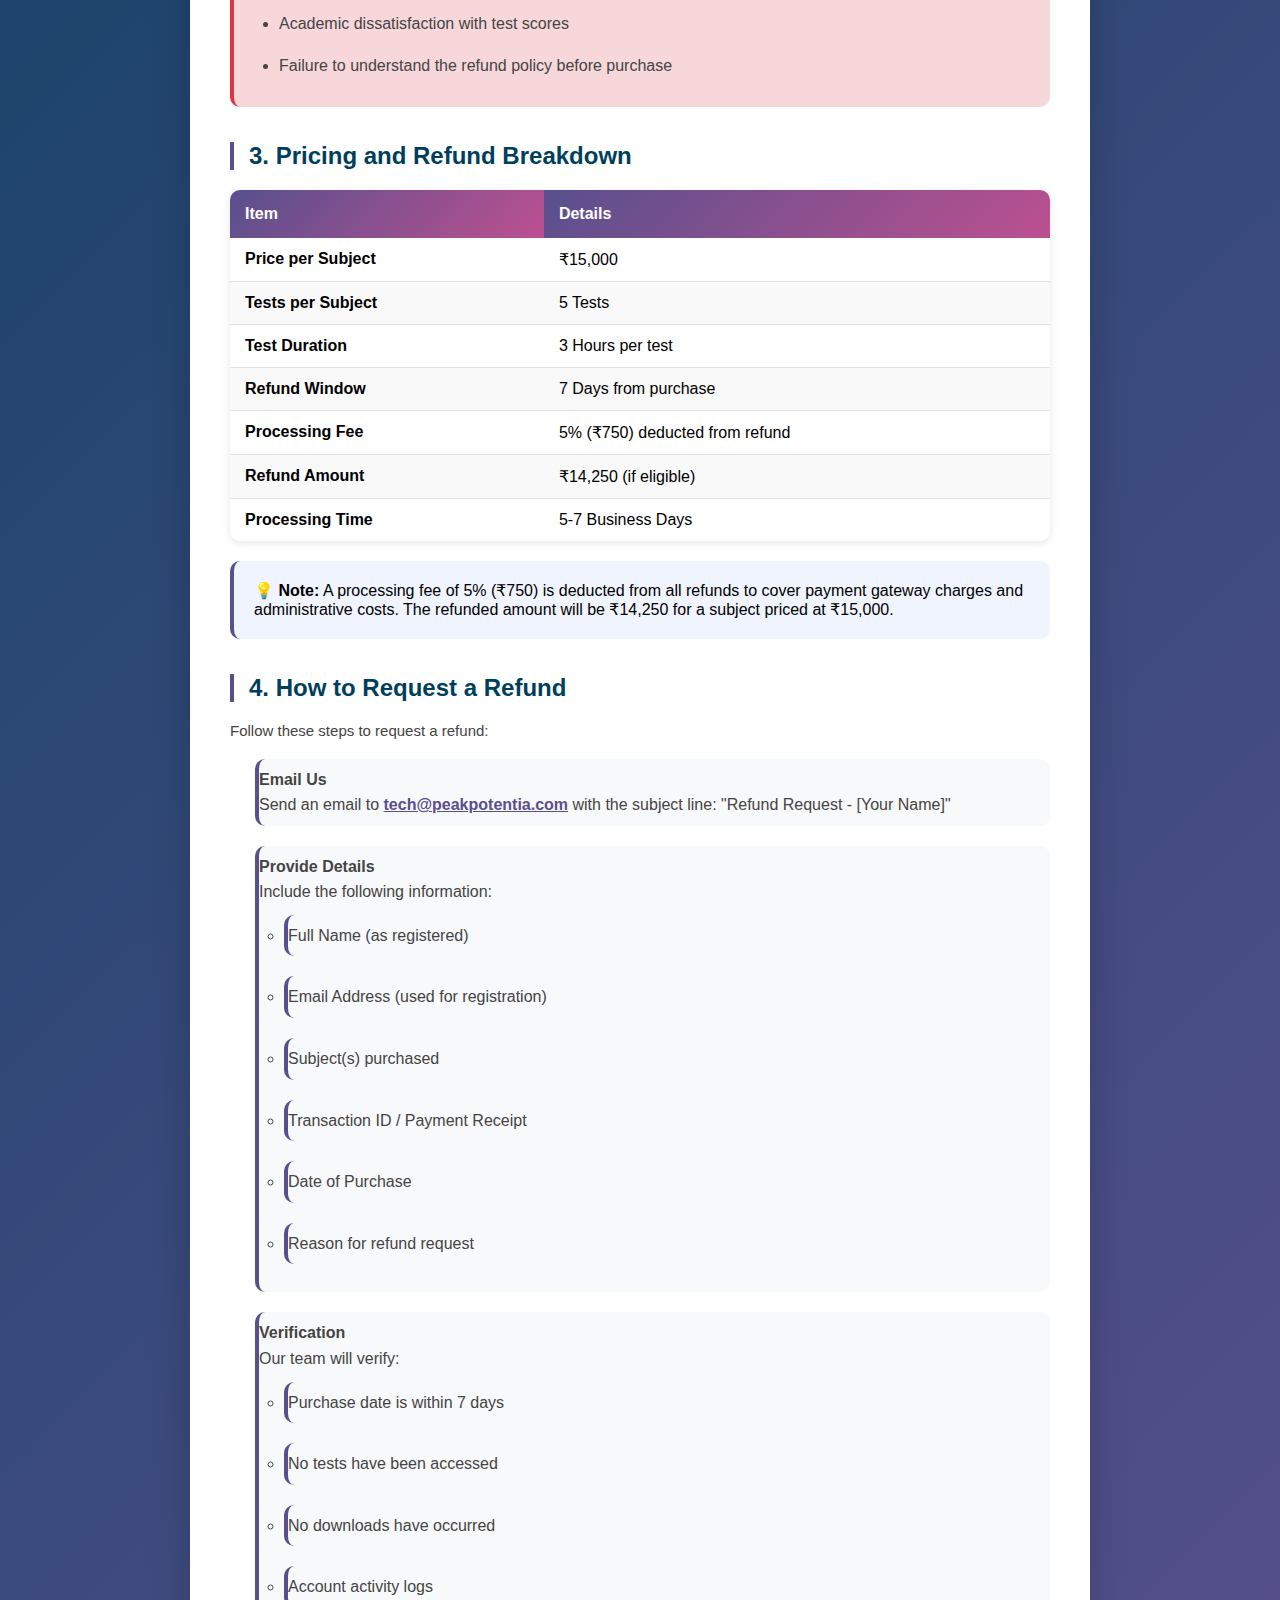
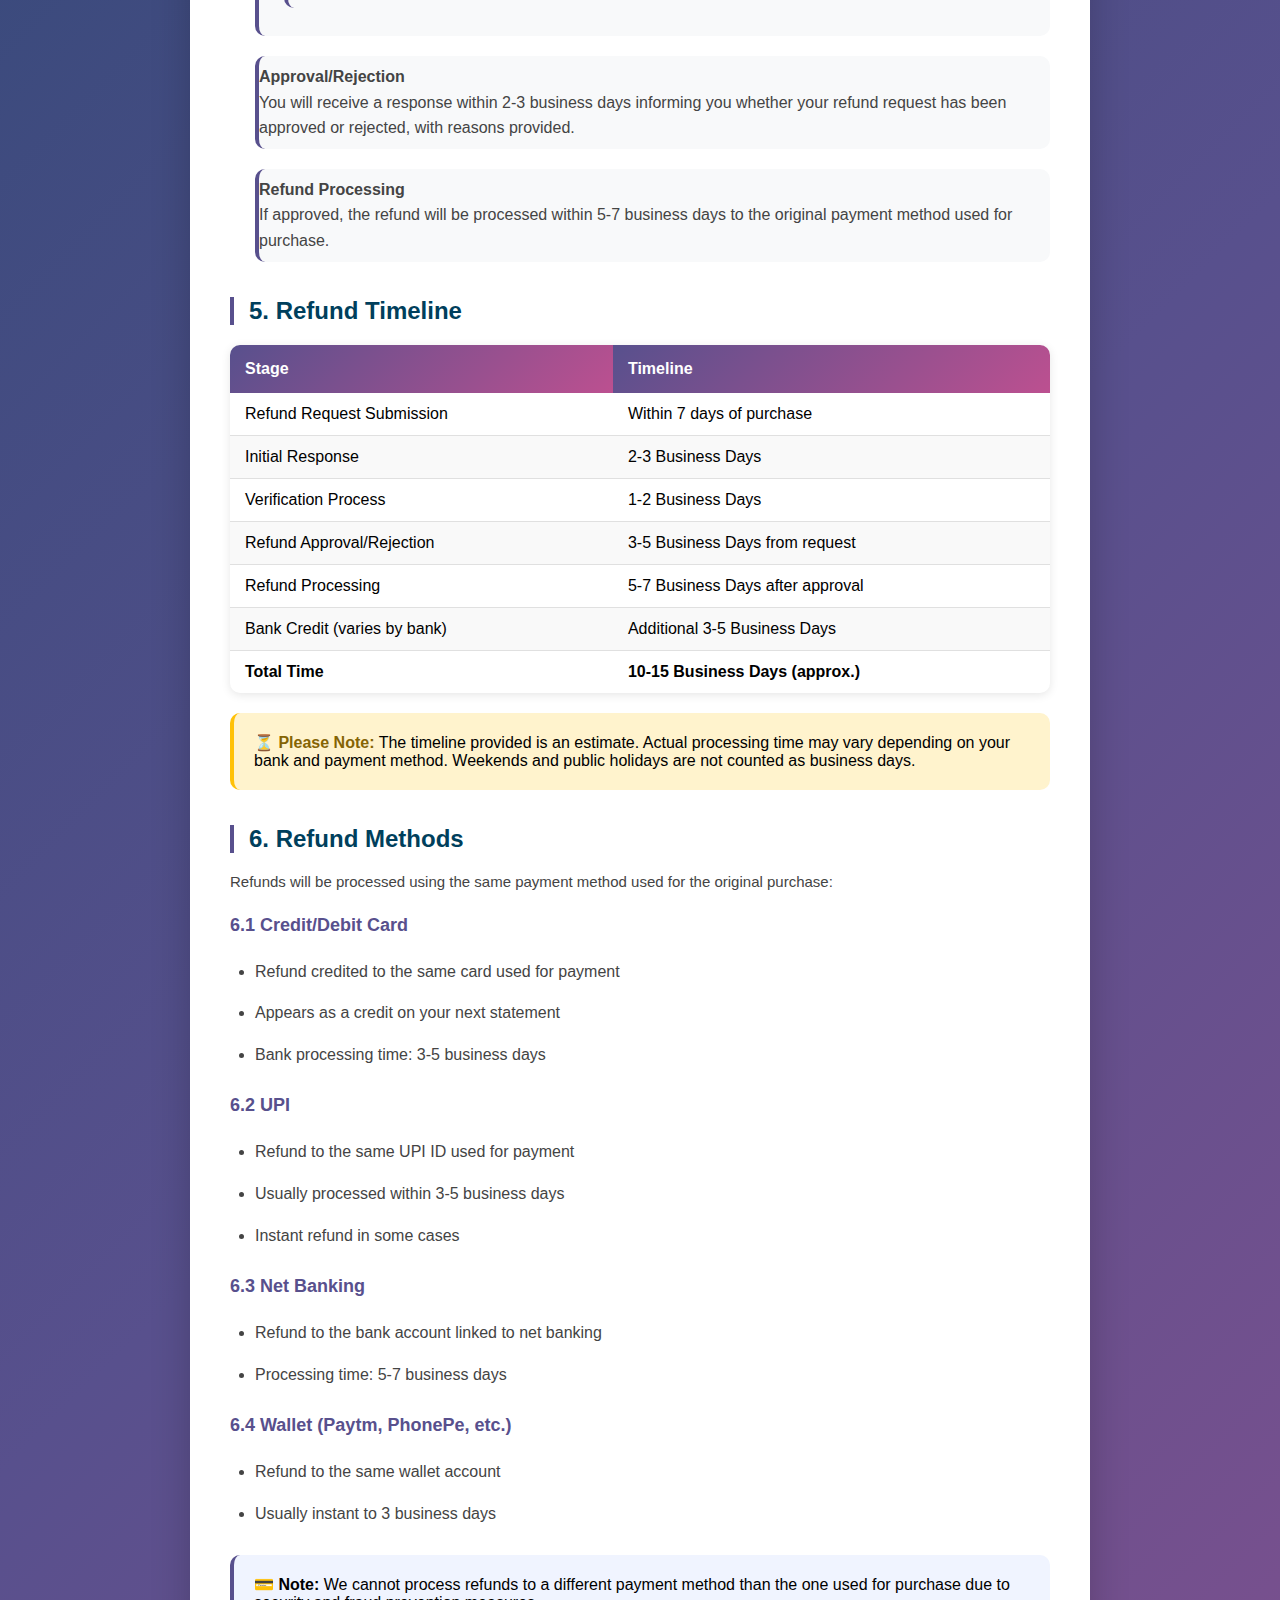
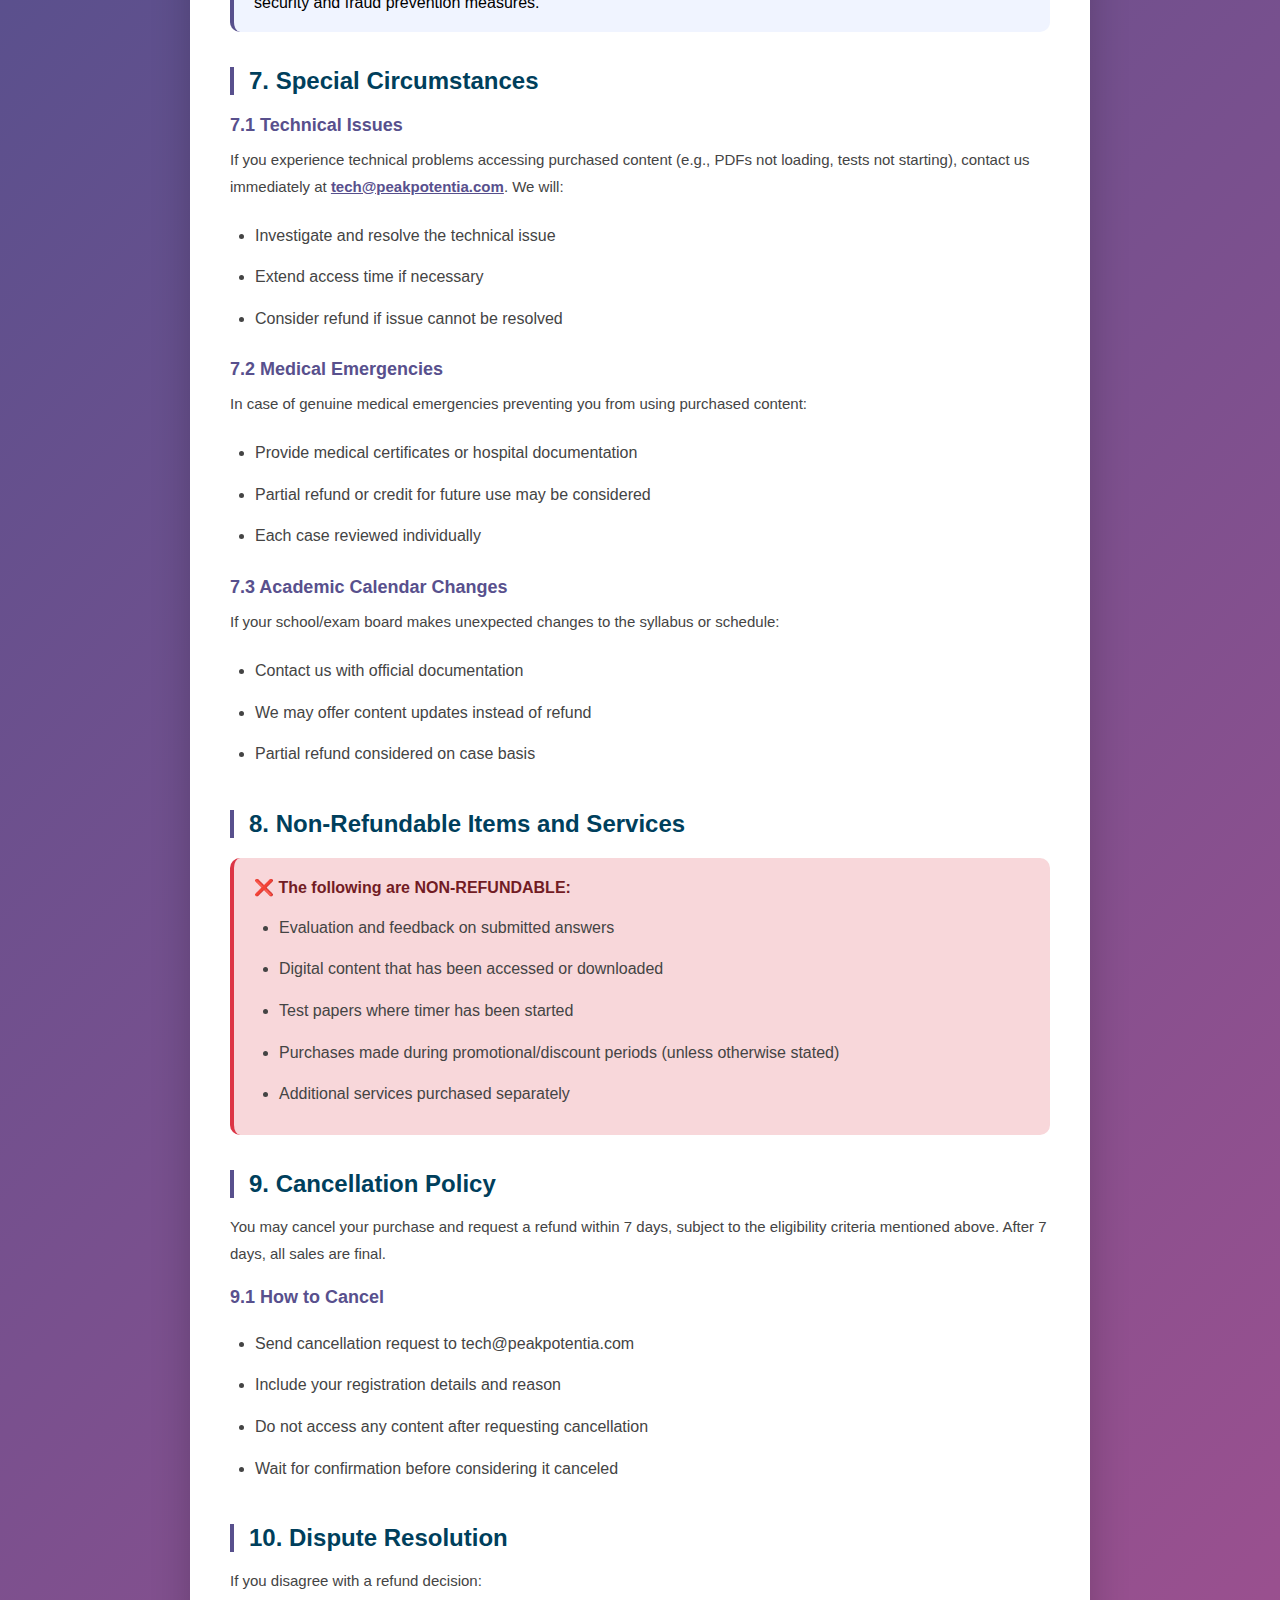
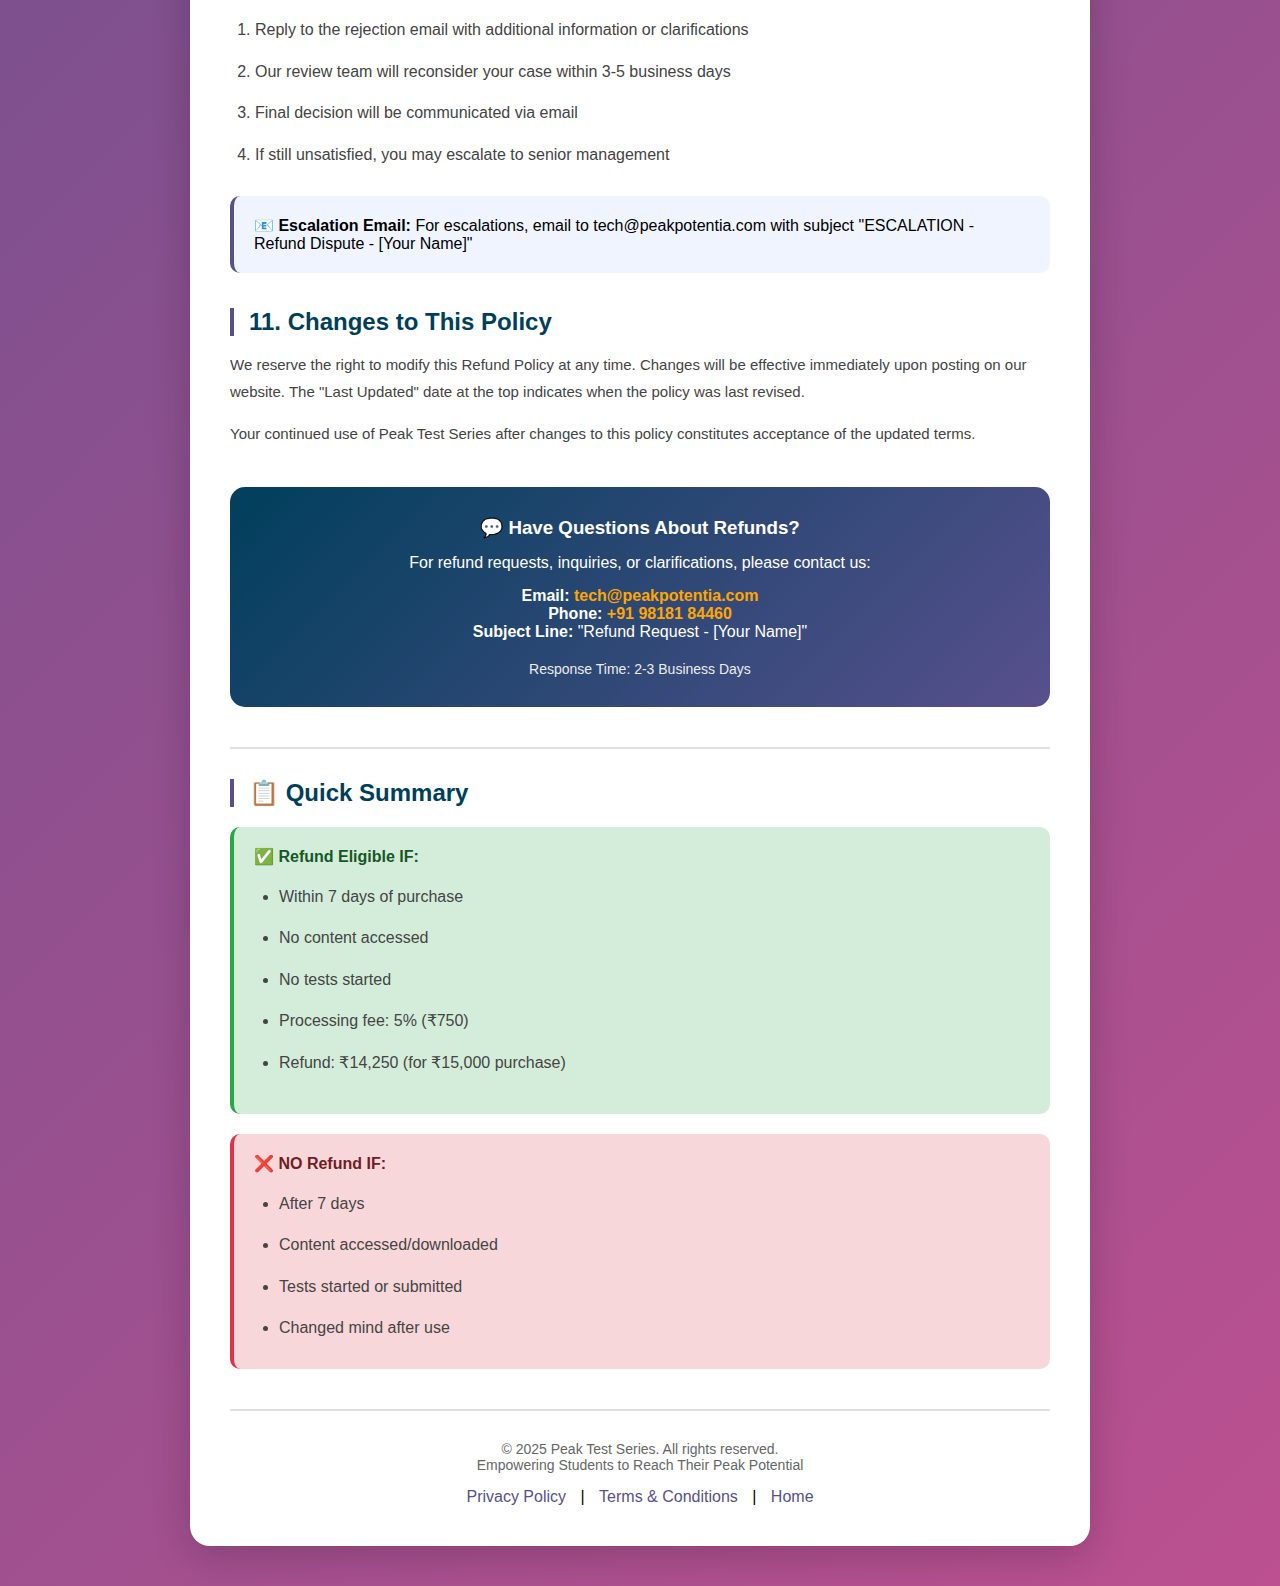
<file: refundPolicy.html>
<!DOCTYPE html>
<html lang="en">

<head>
    <meta charset="UTF-8">
    <meta name="viewport" content="width=device-width, initial-scale=1.0">
    <title>Refund Policy - Peak Test Series</title>
    <link rel="stylesheet" href="./style.css">
    <style>
        /* Refund Policy Specific Styles */
        .refund-container {
            min-height: 100vh;
            background: linear-gradient(135deg, #003f5c 0%, #58508d 50%, #bc5090 100%);
            padding: 40px 20px;
        }

        .refund-content {
            max-width: 900px;
            margin: 0 auto;
            background: white;
            border-radius: 20px;
            padding: 40px;
            box-shadow: 0 10px 40px rgba(0, 0, 0, 0.2);
        }

        .refund-header {
            text-align: center;
            margin-bottom: 40px;
            padding-bottom: 20px;
            border-bottom: 3px solid #58508d;
        }

        .refund-header h1 {
            color: #003f5c;
            font-size: 36px;
            margin-bottom: 10px;
        }

        .refund-header .last-updated {
            color: #666;
            font-size: 14px;
        }

        .back-home {
            display: inline-block;
            padding: 12px 30px;
            background: linear-gradient(135deg, #58508d, #bc5090);
            color: white;
            text-decoration: none;
            border-radius: 10px;
            margin-bottom: 30px;
            font-weight: 600;
            transition: all 0.3s;
        }

        .back-home:hover {
            transform: translateY(-2px);
            box-shadow: 0 5px 15px rgba(88, 80, 141, 0.4);
        }

        .refund-section {
            margin-bottom: 35px;
        }

        .refund-section h2 {
            color: #003f5c;
            font-size: 24px;
            margin-bottom: 15px;
            padding-left: 15px;
            border-left: 4px solid #58508d;
        }

        .refund-section h3 {
            color: #58508d;
            font-size: 18px;
            margin: 20px 0 10px 0;
        }

        .refund-section p {
            color: #444;
            line-height: 1.8;
            margin-bottom: 15px;
            font-size: 15px;
        }

        .refund-section ul,
        .refund-section ol {
            padding-left: 25px;
            margin: 15px 0;
        }

        .refund-section ul li,
        .refund-section ol li {
            padding: 8px 0;
            color: #444;
            line-height: 1.6;
        }

        .highlight-box {
            background: #f0f4ff;
            padding: 20px;
            border-radius: 10px;
            border-left: 4px solid #58508d;
            margin: 20px 0;
        }

        .success-box {
            background: #d4edda;
            border-left: 4px solid #28a745;
            padding: 20px;
            border-radius: 10px;
            margin: 20px 0;
        }

        .success-box strong {
            color: #155724;
        }

        .warning-box {
            background: #fff3cd;
            border-left: 4px solid #ffc107;
            padding: 20px;
            border-radius: 10px;
            margin: 20px 0;
        }

        .warning-box strong {
            color: #856404;
        }

        .danger-box {
            background: #f8d7da;
            border-left: 4px solid #dc3545;
            padding: 20px;
            border-radius: 10px;
            margin: 20px 0;
        }

        .danger-box strong {
            color: #721c24;
        }

        .info-table {
            width: 100%;
            border-collapse: collapse;
            margin: 20px 0;
            background: white;
            border-radius: 10px;
            overflow: hidden;
            box-shadow: 0 2px 10px rgba(0, 0, 0, 0.1);
        }

        .info-table th {
            background: linear-gradient(135deg, #58508d, #bc5090);
            color: white;
            padding: 15px;
            text-align: left;
            font-weight: 600;
        }

        .info-table td {
            padding: 12px 15px;
            border-bottom: 1px solid #e0e0e0;
        }

        .info-table tr:last-child td {
            border-bottom: none;
        }

        .info-table tr:nth-child(even) {
            background: #f9f9f9;
        }

        .process-steps {
            counter-reset: step-counter;
            list-style: none;
            padding-left: 0;
        }

        .process-steps li {
            counter-increment: step-counter;
            position: relative;
            padding: 20px 20px 20px 70px;
            margin-bottom: 20px;
            background: #f8f9fa;
            border-radius: 10px;
            border-left: 4px solid #58508d;
        }

        /* .process-steps li::before {
            content: counter(step-counter);
            position: absolute;
            left: 20px;
            top: 50%;
            transform: translateY(-50%);
            width: 35px;
            height: 35px;
            background: linear-gradient(135deg, #58508d, #bc5090);
            color: white;
            border-radius: 50%;
            display: flex;
            align-items: center;
            justify-content: center;
            font-weight: bold;
            font-size: 16px;
        } */

        .contact-box {
            background: linear-gradient(135deg, #003f5c, #58508d);
            color: white;
            padding: 30px;
            border-radius: 15px;
            text-align: center;
            margin-top: 40px;
        }

        .contact-box h3 {
            color: white;
            margin-bottom: 15px;
        }

        .contact-box a {
            color: #ffa600;
            text-decoration: none;
            font-weight: 600;
        }

        .contact-box a:hover {
            text-decoration: underline;
        }

        /* Mobile Responsive */
        @media (max-width: 768px) {
            .refund-content {
                padding: 25px 20px;
            }

            .refund-header h1 {
                font-size: 28px;
            }

            .refund-section h2 {
                font-size: 20px;
            }

            .refund-section h3 {
                font-size: 16px;
            }

            .refund-section p,
            .refund-section ul li,
            .refund-section ol li {
                font-size: 14px;
            }

            .info-table {
                font-size: 14px;
            }

            .process-steps li {
                padding-left: 60px;
            }

            .process-steps li::before {
                width: 30px;
                height: 30px;
                font-size: 14px;
            }
        }
    </style>
</head>

<body>
     <div class="dashboard-header">
            <div class="logo-section">
                <div class="logo">PT</div>
                <div class="brand-name">Peak Test Series</div>
            </div>
            <div class="user-info-section">
                <div class="user-details">
                    <div class="user-name" id="userName"></div>
                    <div class="user-grade-board" id="userGradeBoard"></div>
                </div>
                <button class="logout-btn" onclick="handleLogout()">Logout</button>
            </div>
        </div>
    <div class="refund-container">
        <div class="refund-content">
            <!-- Back Button -->
            <a href="./index.html" class="back-home">← Back to Home</a>

            <!-- Header -->
            <div class="refund-header">
                <h1>💰 Refund Policy</h1>
                <p style="color: #58508d; font-size: 18px; font-weight: 600;">Peak Test Series</p>
                <p class="last-updated">Last Updated: December 2, 2025</p>
            </div>

            <!-- Introduction -->
            <div class="refund-section">
                <h2>1. Overview</h2>
                <p>
                    At Peak Test Series, we are committed to providing high-quality educational content and services.
                    This Refund Policy outlines the terms and conditions under which refunds will be processed for
                    purchases made on our platform.
                </p>
                <div class="highlight-box">
                    <strong>⏰ Important:</strong> Please read this policy carefully before making a purchase. By
                    completing a transaction, you acknowledge that you have read and agree to this Refund Policy.
                </div>
            </div>

            <!-- Refund Eligibility -->
            <div class="refund-section">
                <h2>2. Refund Eligibility</h2>

                <h3>2.1 Full Refund (100%)</h3>
                <div class="success-box">
                    <strong>✅ You are eligible for a FULL refund if:</strong>
                    <ul style="margin-top: 10px; margin-bottom: 0;">
                        <li>Request is made within <strong>7 days</strong> of purchase</li>
                        <li>You have <strong>NOT accessed or downloaded</strong> any test papers</li>
                        <li>You have <strong>NOT opened</strong> any PDF test files</li>
                        <li>No tests have been <strong>started or attempted</strong></li>
                    </ul>
                </div>

                <h3>2.2 Partial Refund (Case by Case)</h3>
                <div class="warning-box">
                    <strong>⚠️ Partial refunds may be considered if:</strong>
                    <ul style="margin-top: 10px; margin-bottom: 0;">
                        <li>Technical issues prevented access to content (verified by our team)</li>
                        <li>Content quality issues (must provide specific evidence)</li>
                        <li>Medical emergencies (requires supporting documentation)</li>
                        <li>Subject purchased is evaluated on case-by-case basis</li>
                    </ul>
                </div>

                <h3>2.3 No Refund</h3>
                <div class="danger-box">
                    <strong>❌ NO refunds will be provided if:</strong>
                    <ul style="margin-top: 10px; margin-bottom: 0;">
                        <li>More than <strong>7 days</strong> have passed since purchase</li>
                        <li>You have accessed, downloaded, or viewed any test papers</li>
                        <li>Any test has been started or timer activated</li>
                        <li>Answers have been submitted for evaluation</li>
                        <li>Content has been shared or distributed</li>
                        <li>Changed mind after accessing content</li>
                        <li>Academic dissatisfaction with test scores</li>
                        <li>Failure to understand the refund policy before purchase</li>
                    </ul>
                </div>
            </div>

            <!-- Pricing and Refund Breakdown -->
            <div class="refund-section">
                <h2>3. Pricing and Refund Breakdown</h2>

                <table class="info-table">
                    <thead>
                        <tr>
                            <th>Item</th>
                            <th>Details</th>
                        </tr>
                    </thead>
                    <tbody>
                        <tr>
                            <td><strong>Price per Subject</strong></td>
                            <td>₹15,000</td>
                        </tr>
                        <tr>
                            <td><strong>Tests per Subject</strong></td>
                            <td>5 Tests</td>
                        </tr>
                        <tr>
                            <td><strong>Test Duration</strong></td>
                            <td>3 Hours per test</td>
                        </tr>
                        <tr>
                            <td><strong>Refund Window</strong></td>
                            <td>7 Days from purchase</td>
                        </tr>
                        <tr>
                            <td><strong>Processing Fee</strong></td>
                            <td>5% (₹750) deducted from refund</td>
                        </tr>
                        <tr>
                            <td><strong>Refund Amount</strong></td>
                            <td>₹14,250 (if eligible)</td>
                        </tr>
                        <tr>
                            <td><strong>Processing Time</strong></td>
                            <td>5-7 Business Days</td>
                        </tr>
                    </tbody>
                </table>

                <div class="highlight-box">
                    <strong>💡 Note:</strong> A processing fee of 5% (₹750) is deducted from all refunds to cover
                    payment gateway charges and administrative costs. The refunded amount will be ₹14,250 for a subject
                    priced at ₹15,000.
                </div>
            </div>

            <!-- Refund Process -->
            <div class="refund-section">
                <h2>4. How to Request a Refund</h2>
                <p>Follow these steps to request a refund:</p>

                <ol class="process-steps">
                    <li>
                        <strong>Email Us</strong><br>
                        Send an email to <a href="mailto:tech@peakpotentia.com" style="color: #58508d; font-weight: 600;">tech@peakpotentia.com</a> with the subject line:
                        "Refund Request - [Your Name]"
                    </li>
                    <li>
                        <strong>Provide Details</strong><br>
                        Include the following information:
                        <ul style="margin-top: 10px;">
                            <li>Full Name (as registered)</li>
                            <li>Email Address (used for registration)</li>
                            <li>Subject(s) purchased</li>
                            <li>Transaction ID / Payment Receipt</li>
                            <li>Date of Purchase</li>
                            <li>Reason for refund request</li>
                        </ul>
                    </li>
                    <li>
                        <strong>Verification</strong><br>
                        Our team will verify:
                        <ul style="margin-top: 10px;">
                            <li>Purchase date is within 7 days</li>
                            <li>No tests have been accessed</li>
                            <li>No downloads have occurred</li>
                            <li>Account activity logs</li>
                        </ul>
                    </li>
                    <li>
                        <strong>Approval/Rejection</strong><br>
                        You will receive a response within 2-3 business days informing you whether your refund request
                        has been approved or rejected, with reasons provided.
                    </li>
                    <li>
                        <strong>Refund Processing</strong><br>
                        If approved, the refund will be processed within 5-7 business days to the original payment
                        method used for purchase.
                    </li>
                </ol>
            </div>

            <!-- Refund Timeline -->
            <div class="refund-section">
                <h2>5. Refund Timeline</h2>

                <table class="info-table">
                    <thead>
                        <tr>
                            <th>Stage</th>
                            <th>Timeline</th>
                        </tr>
                    </thead>
                    <tbody>
                        <tr>
                            <td>Refund Request Submission</td>
                            <td>Within 7 days of purchase</td>
                        </tr>
                        <tr>
                            <td>Initial Response</td>
                            <td>2-3 Business Days</td>
                        </tr>
                        <tr>
                            <td>Verification Process</td>
                            <td>1-2 Business Days</td>
                        </tr>
                        <tr>
                            <td>Refund Approval/Rejection</td>
                            <td>3-5 Business Days from request</td>
                        </tr>
                        <tr>
                            <td>Refund Processing</td>
                            <td>5-7 Business Days after approval</td>
                        </tr>
                        <tr>
                            <td>Bank Credit (varies by bank)</td>
                            <td>Additional 3-5 Business Days</td>
                        </tr>
                        <tr>
                            <td><strong>Total Time</strong></td>
                            <td><strong>10-15 Business Days (approx.)</strong></td>
                        </tr>
                    </tbody>
                </table>

                <div class="warning-box">
                    <strong>⏳ Please Note:</strong> The timeline provided is an estimate. Actual processing time may
                    vary depending on your bank and payment method. Weekends and public holidays are not counted as
                    business days.
                </div>
            </div>

            <!-- Payment Methods -->
            <div class="refund-section">
                <h2>6. Refund Methods</h2>
                <p>Refunds will be processed using the same payment method used for the original purchase:</p>

                <h3>6.1 Credit/Debit Card</h3>
                <ul>
                    <li>Refund credited to the same card used for payment</li>
                    <li>Appears as a credit on your next statement</li>
                    <li>Bank processing time: 3-5 business days</li>
                </ul>

                <h3>6.2 UPI</h3>
                <ul>
                    <li>Refund to the same UPI ID used for payment</li>
                    <li>Usually processed within 3-5 business days</li>
                    <li>Instant refund in some cases</li>
                </ul>

                <h3>6.3 Net Banking</h3>
                <ul>
                    <li>Refund to the bank account linked to net banking</li>
                    <li>Processing time: 5-7 business days</li>
                </ul>

                <h3>6.4 Wallet (Paytm, PhonePe, etc.)</h3>
                <ul>
                    <li>Refund to the same wallet account</li>
                    <li>Usually instant to 3 business days</li>
                </ul>

                <div class="highlight-box">
                    <strong>💳 Note:</strong> We cannot process refunds to a different payment method than the one used
                    for purchase due to security and fraud prevention measures.
                </div>
            </div>

            <!-- Special Circumstances -->
            <div class="refund-section">
                <h2>7. Special Circumstances</h2>

                <h3>7.1 Technical Issues</h3>
                <p>
                    If you experience technical problems accessing purchased content (e.g., PDFs not loading, tests not
                    starting), contact us immediately at <a href="mailto:tech@peakpotentia.com"
                        style="color: #58508d; font-weight: 600;">tech@peakpotentia.com</a>. We will:
                </p>
                <ul>
                    <li>Investigate and resolve the technical issue</li>
                    <li>Extend access time if necessary</li>
                    <li>Consider refund if issue cannot be resolved</li>
                </ul>

                <h3>7.2 Medical Emergencies</h3>
                <p>
                    In case of genuine medical emergencies preventing you from using purchased content:
                </p>
                <ul>
                    <li>Provide medical certificates or hospital documentation</li>
                    <li>Partial refund or credit for future use may be considered</li>
                    <li>Each case reviewed individually</li>
                </ul>

                <h3>7.3 Academic Calendar Changes</h3>
                <p>
                    If your school/exam board makes unexpected changes to the syllabus or schedule:
                </p>
                <ul>
                    <li>Contact us with official documentation</li>
                    <li>We may offer content updates instead of refund</li>
                    <li>Partial refund considered on case basis</li>
                </ul>
            </div>

            <!-- Non-Refundable Items -->
            <div class="refund-section">
                <h2>8. Non-Refundable Items and Services</h2>
                <div class="danger-box">
                    <strong>❌ The following are NON-REFUNDABLE:</strong>
                    <ul style="margin-top: 10px; margin-bottom: 0;">
                        <li>Evaluation and feedback on submitted answers</li>
                        <li>Digital content that has been accessed or downloaded</li>
                        <li>Test papers where timer has been started</li>
                        <li>Purchases made during promotional/discount periods (unless otherwise stated)</li>
                        <li>Additional services purchased separately</li>
                    </ul>
                </div>
            </div>

            <!-- Cancellation Policy -->
            <div class="refund-section">
                <h2>9. Cancellation Policy</h2>
                <p>
                    You may cancel your purchase and request a refund within 7 days, subject to the eligibility
                    criteria mentioned above. After 7 days, all sales are final.
                </p>

                <h3>9.1 How to Cancel</h3>
                <ul>
                    <li>Send cancellation request to tech@peakpotentia.com</li>
                    <li>Include your registration details and reason</li>
                    <li>Do not access any content after requesting cancellation</li>
                    <li>Wait for confirmation before considering it canceled</li>
                </ul>
            </div>

            <!-- Dispute Resolution -->
            <div class="refund-section">
                <h2>10. Dispute Resolution</h2>
                <p>If you disagree with a refund decision:</p>
                <ol>
                    <li>Reply to the rejection email with additional information or clarifications</li>
                    <li>Our review team will reconsider your case within 3-5 business days</li>
                    <li>Final decision will be communicated via email</li>
                    <li>If still unsatisfied, you may escalate to senior management</li>
                </ol>

                <div class="highlight-box">
                    <strong>📧 Escalation Email:</strong> For escalations, email to tech@peakpotentia.com with subject
                    "ESCALATION - Refund Dispute - [Your Name]"
                </div>
            </div>

            <!-- Changes to Policy -->
            <div class="refund-section">
                <h2>11. Changes to This Policy</h2>
                <p>
                    We reserve the right to modify this Refund Policy at any time. Changes will be effective
                    immediately upon posting on our website. The "Last Updated" date at the top indicates when the
                    policy was last revised.
                </p>
                <p>
                    Your continued use of Peak Test Series after changes to this policy constitutes acceptance of the
                    updated terms.
                </p>
            </div>

            <!-- Contact Information -->
            <div class="contact-box">
                <h3>💬 Have Questions About Refunds?</h3>
                <p style="margin-bottom: 15px;">
                    For refund requests, inquiries, or clarifications, please contact us:
                </p>
                <p><strong>Email:</strong> <a href="mailto:tech@peakpotentia.com">tech@peakpotentia.com</a></p>
                <p><strong>Phone:</strong> <a href="tel:+919818184460">+91 98181 84460</a></p>
                <p><strong>Subject Line:</strong> "Refund Request - [Your Name]"</p>
                <p style="margin-top: 20px; font-size: 14px; opacity: 0.9;">
                    Response Time: 2-3 Business Days
                </p>
            </div>

            <!-- Summary Box -->
            <div class="refund-section" style="margin-top: 40px; padding-top: 30px; border-top: 2px solid #e0e0e0;">
                <h2>📋 Quick Summary</h2>
                <div class="success-box">
                    <strong>✅ Refund Eligible IF:</strong>
                    <ul style="margin-top: 10px; margin-bottom: 10px;">
                        <li>Within 7 days of purchase</li>
                        <li>No content accessed</li>
                        <li>No tests started</li>
                        <li>Processing fee: 5% (₹750)</li>
                        <li>Refund: ₹14,250 (for ₹15,000 purchase)</li>
                    </ul>
                </div>

                <div class="danger-box">
                    <strong>❌ NO Refund IF:</strong>
                    <ul style="margin-top: 10px; margin-bottom: 0;">
                        <li>After 7 days</li>
                        <li>Content accessed/downloaded</li>
                        <li>Tests started or submitted</li>
                        <li>Changed mind after use</li>
                    </ul>
                </div>
            </div>

            <!-- Footer -->
            <div style="text-align: center; margin-top: 40px; padding-top: 30px; border-top: 2px solid #e0e0e0;">
                <p style="color: #666; font-size: 14px;">© 2025 Peak Test Series. All rights reserved.</p>
                <p style="color: #666; font-size: 14px;">Empowering Students to Reach Their Peak Potential</p>
                <p style="margin-top: 15px;">
                    <a href="./privacy.html"
                        style="color: #58508d; text-decoration: none; margin: 0 10px;">Privacy Policy</a> |
                    <a href="./term.html"
                        style="color: #58508d; text-decoration: none; margin: 0 10px;">Terms & Conditions</a> |
                    <a href="./index.html" style="color: #58508d; text-decoration: none; margin: 0 10px;">Home</a>
                </p>
            </div>
        </div>
    </div>
</body>

</html>
</file>
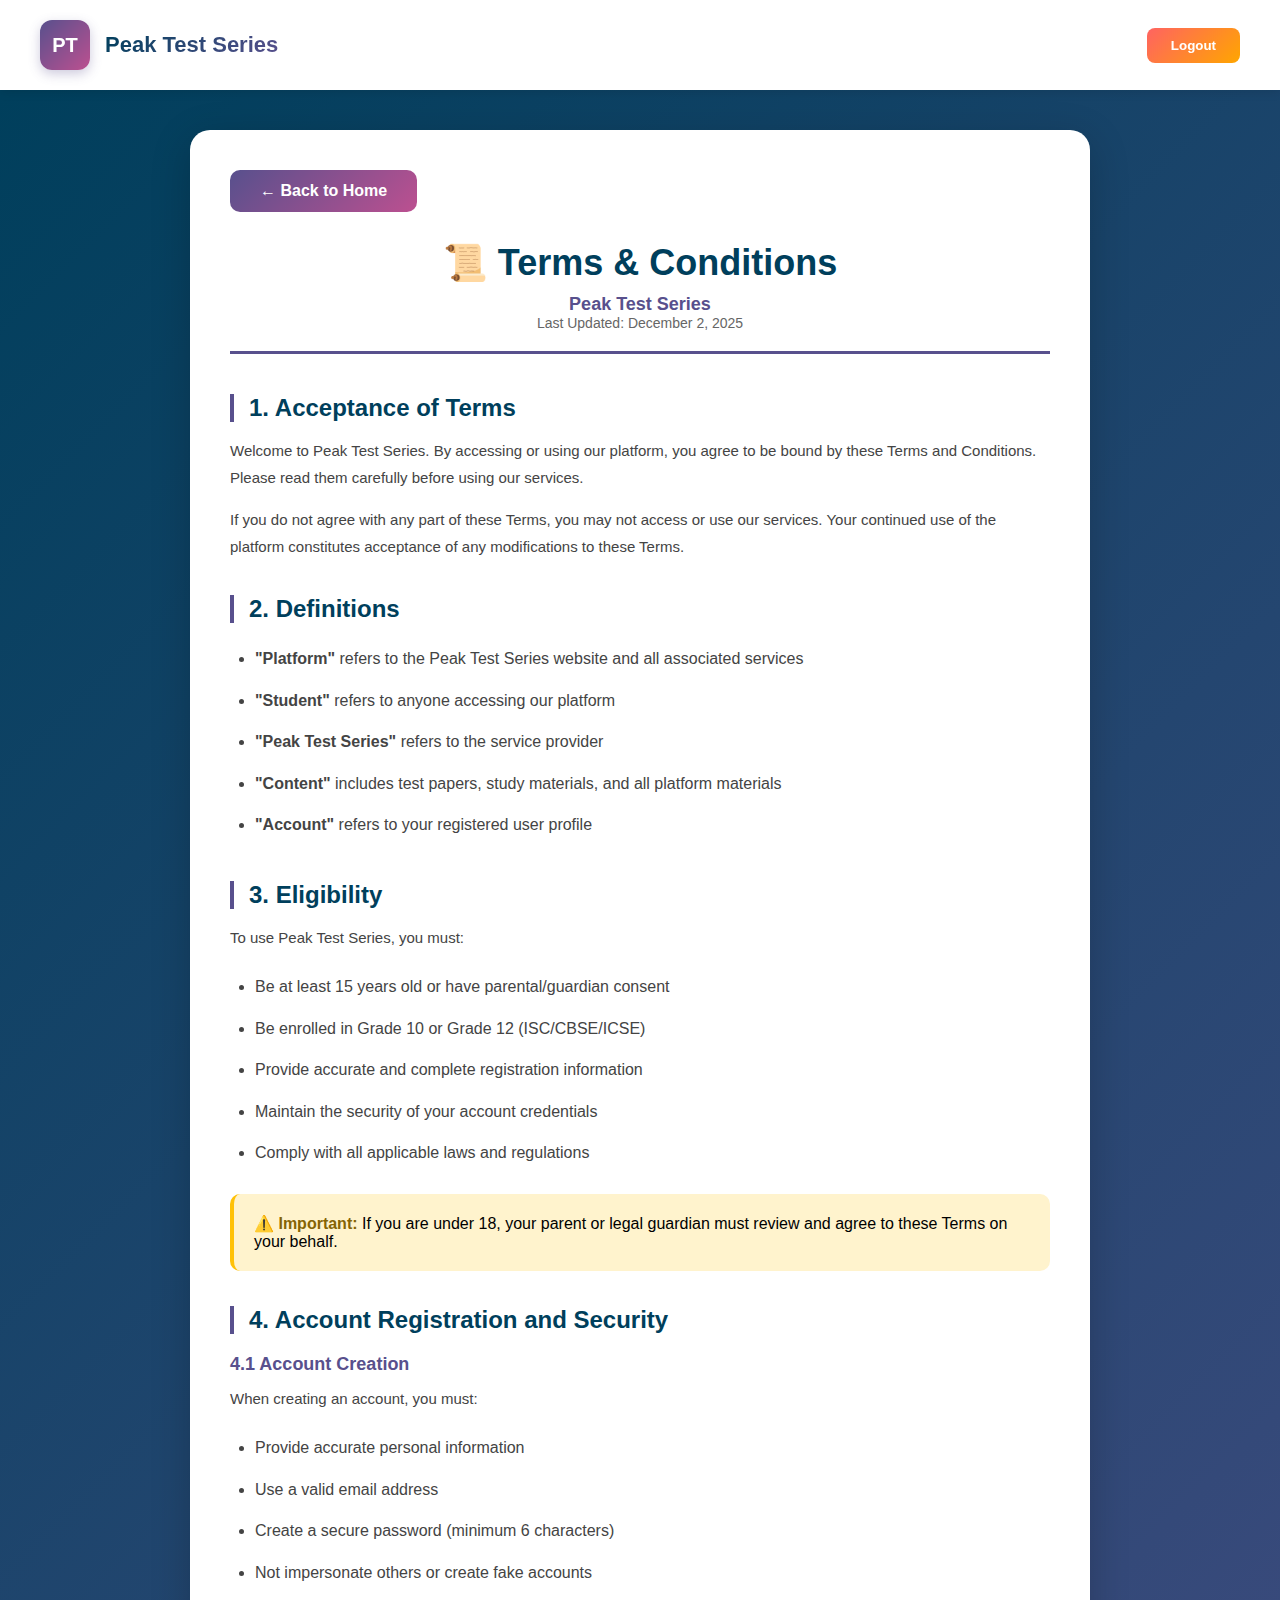
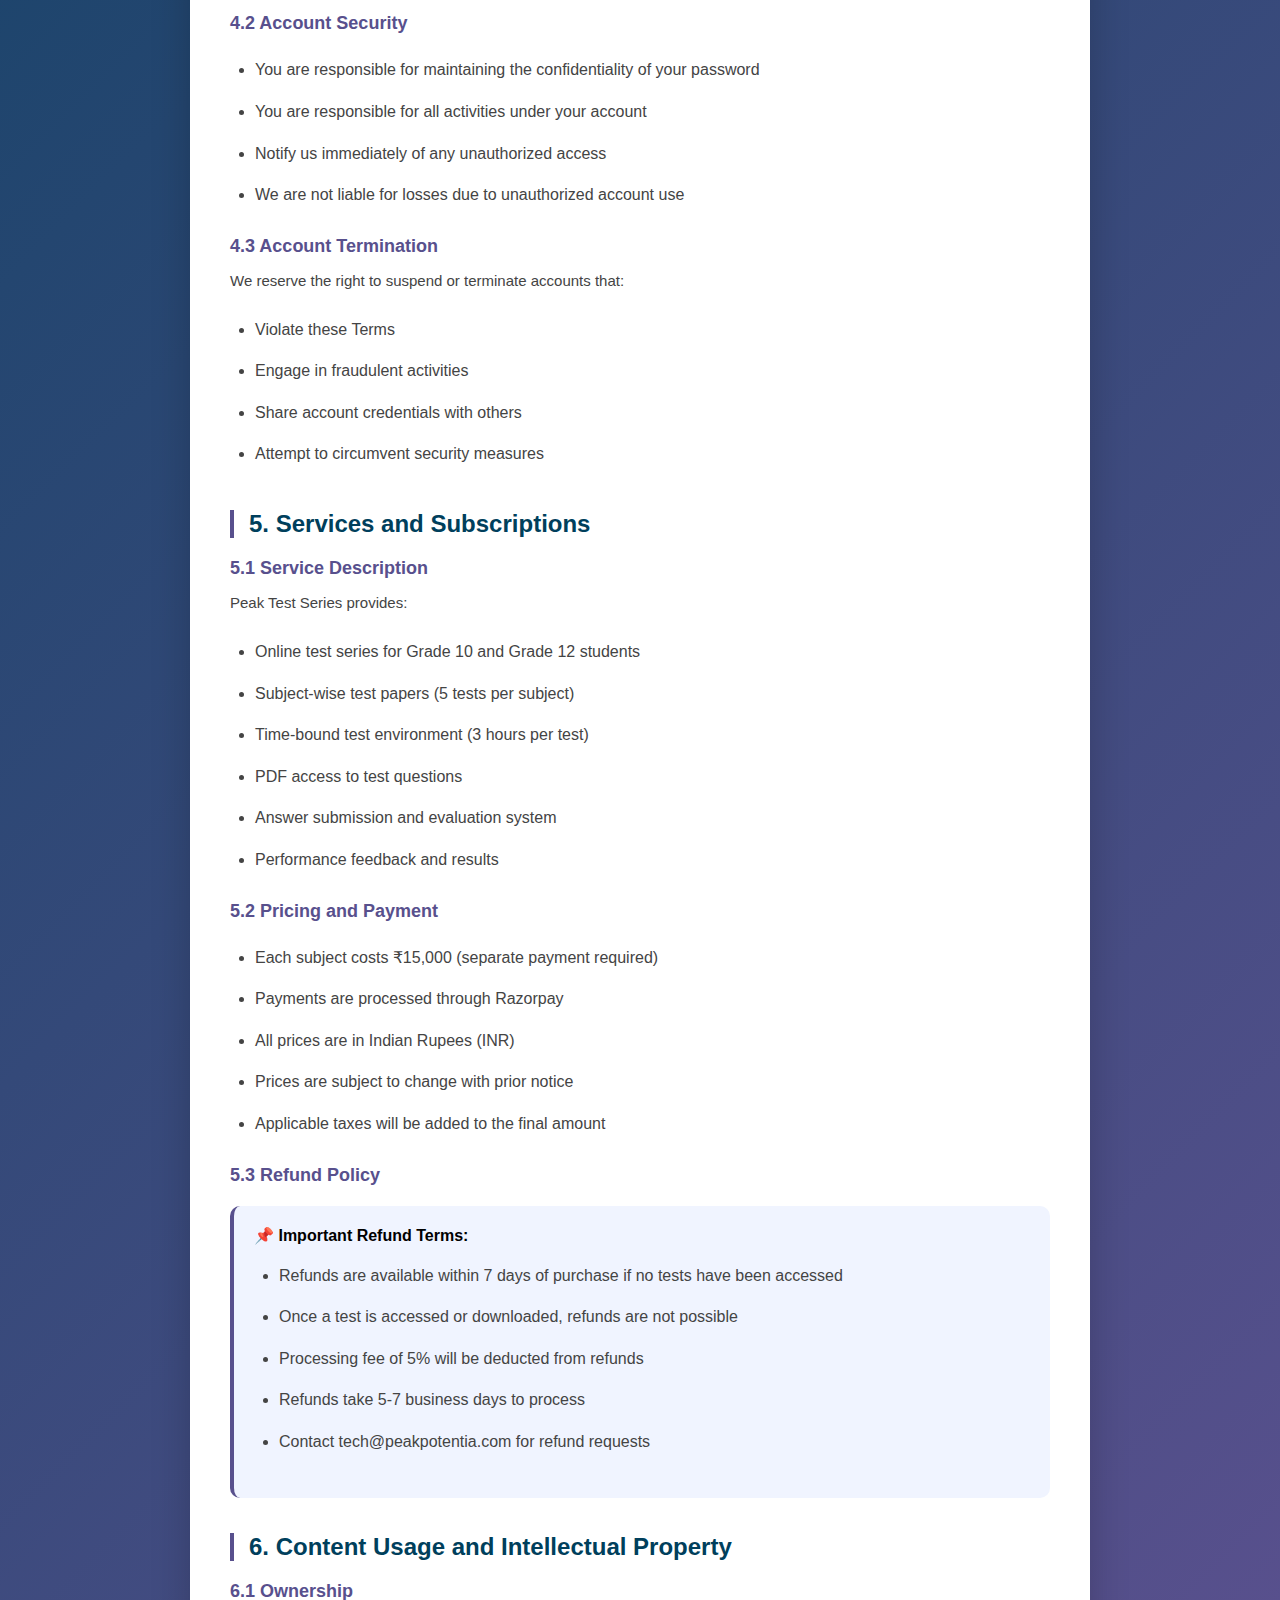
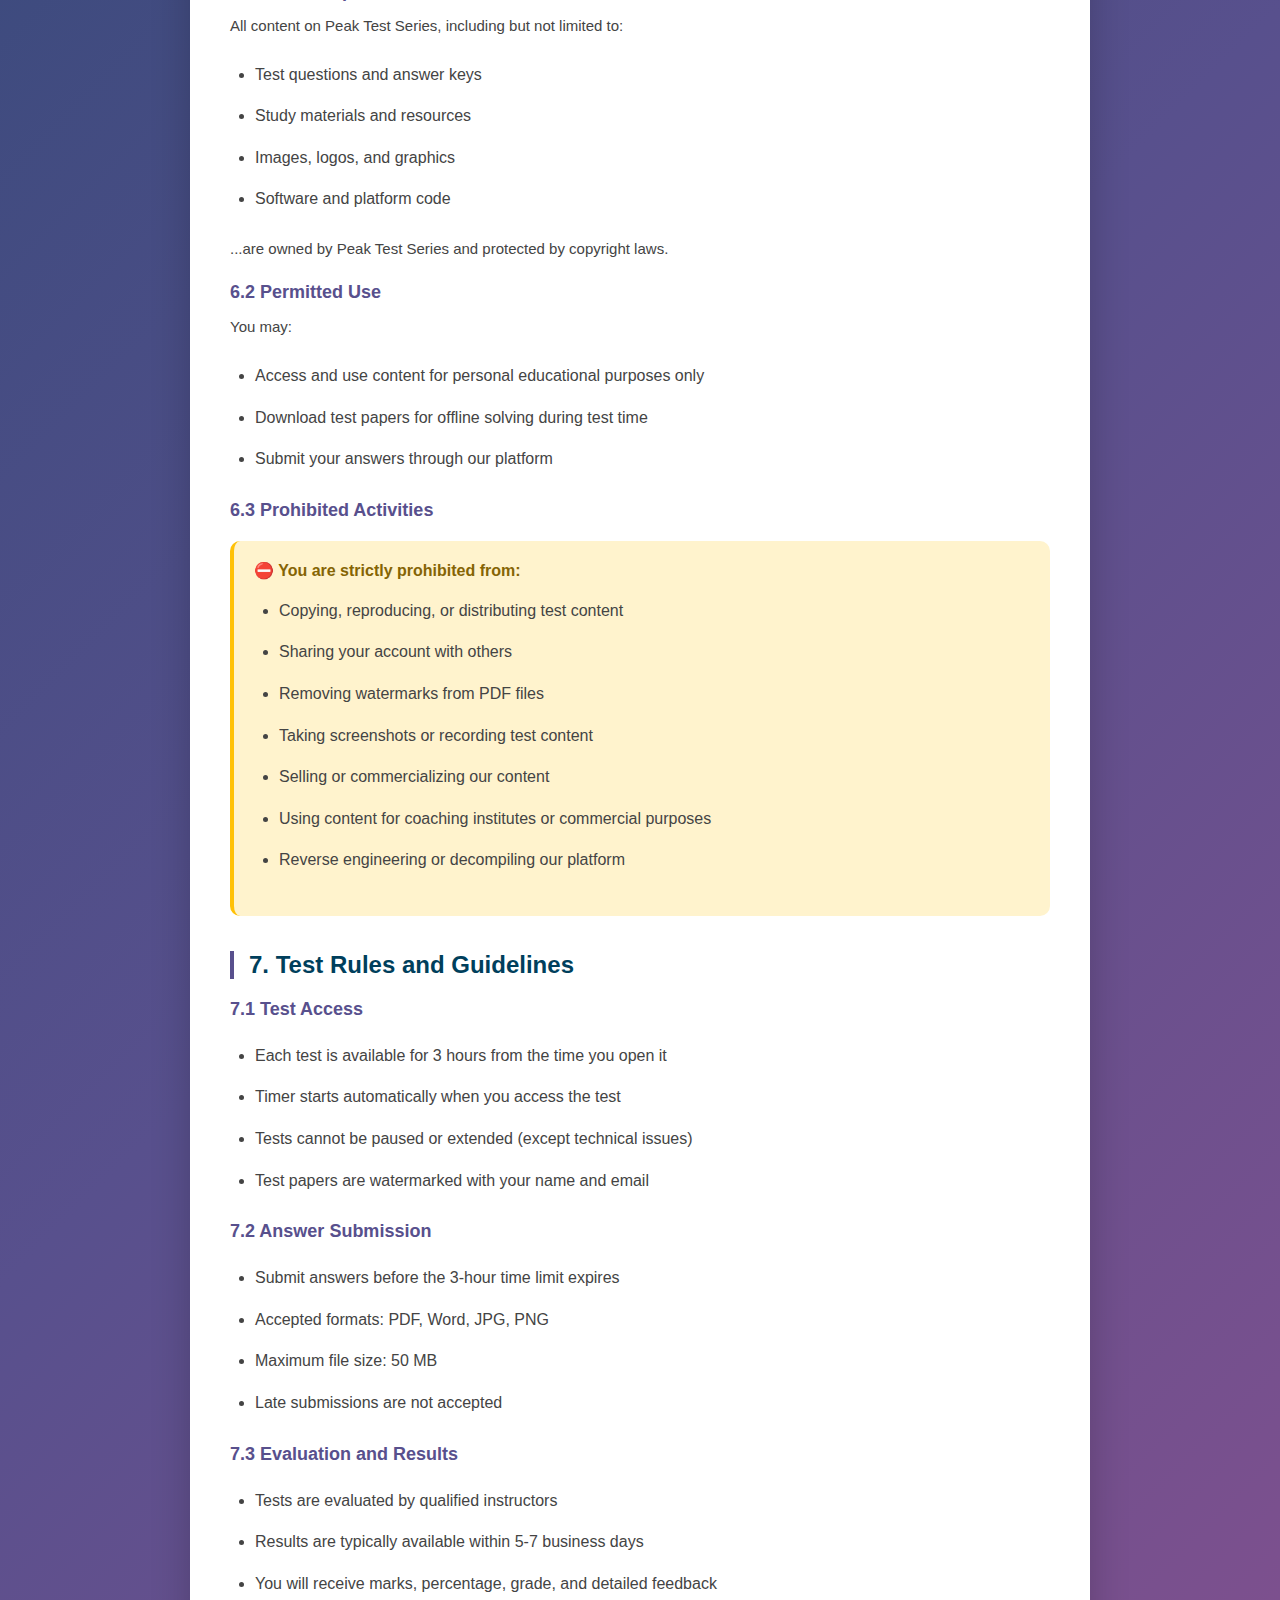
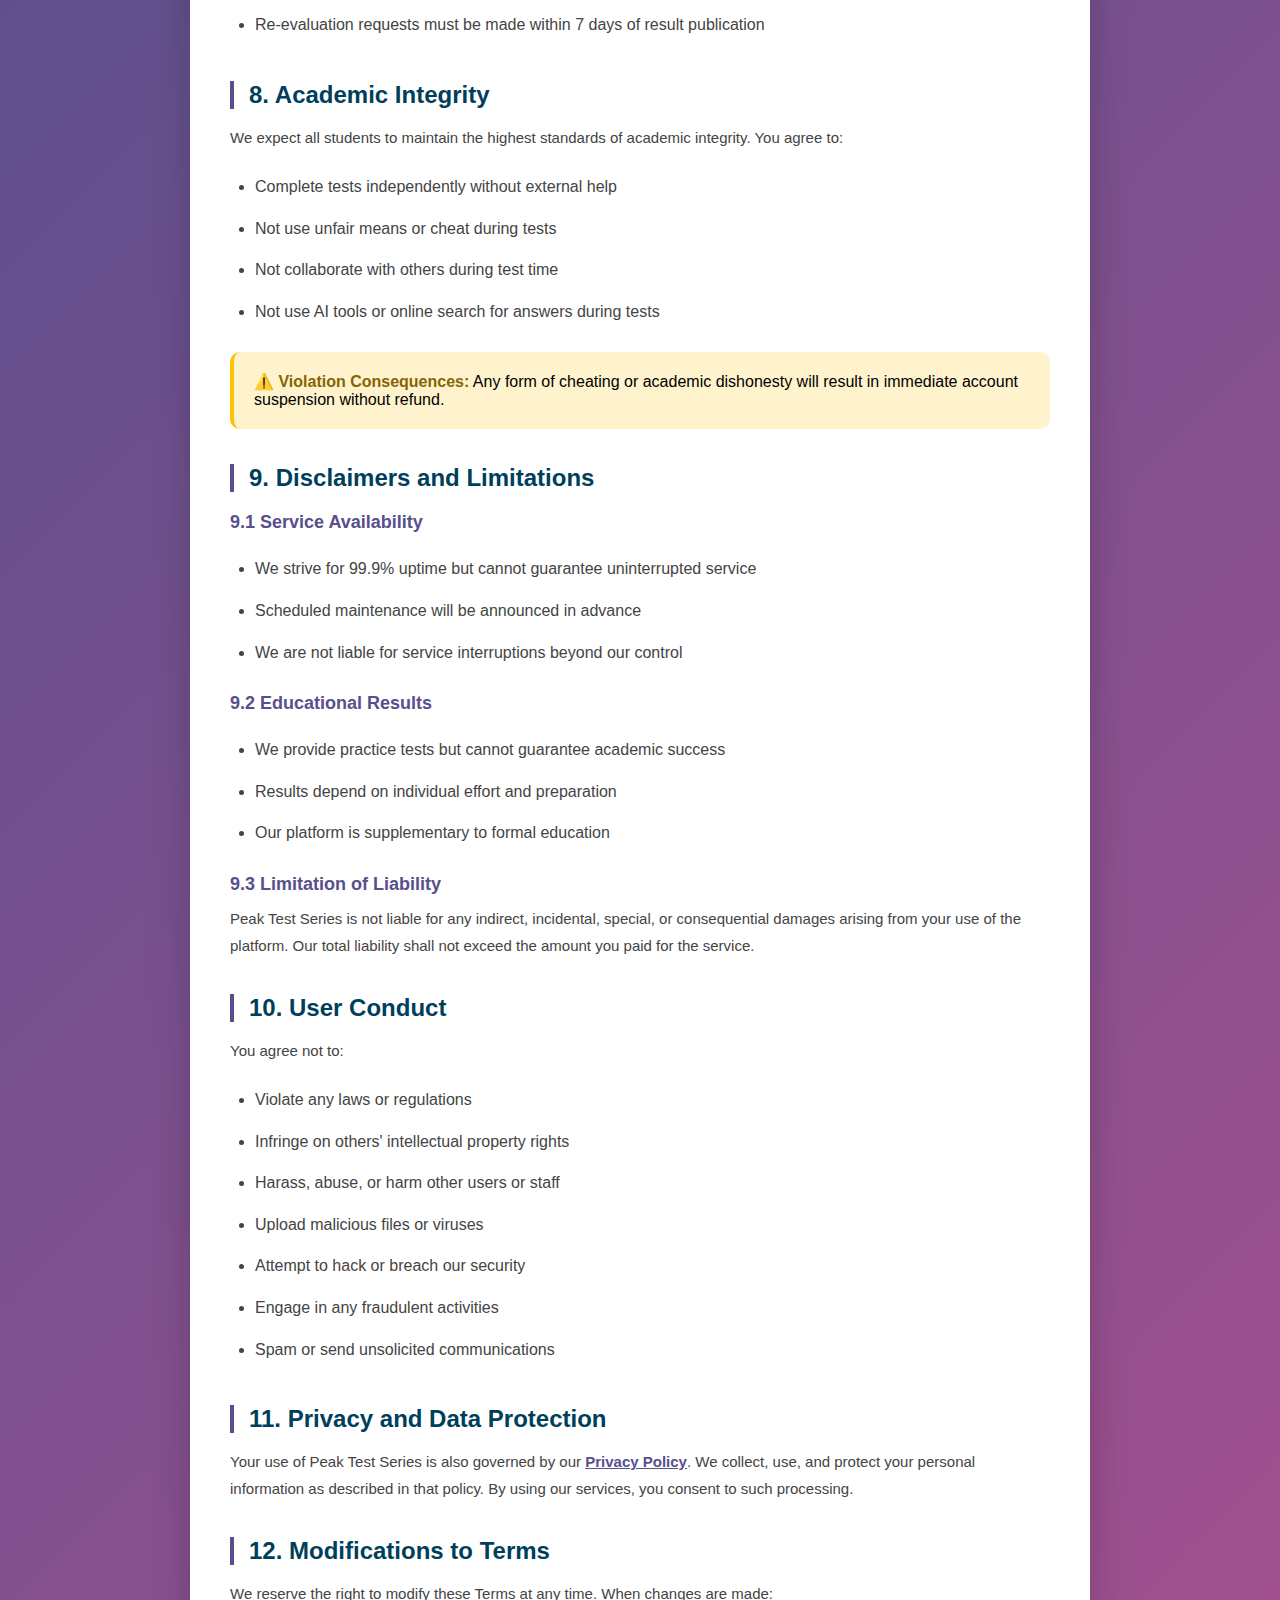
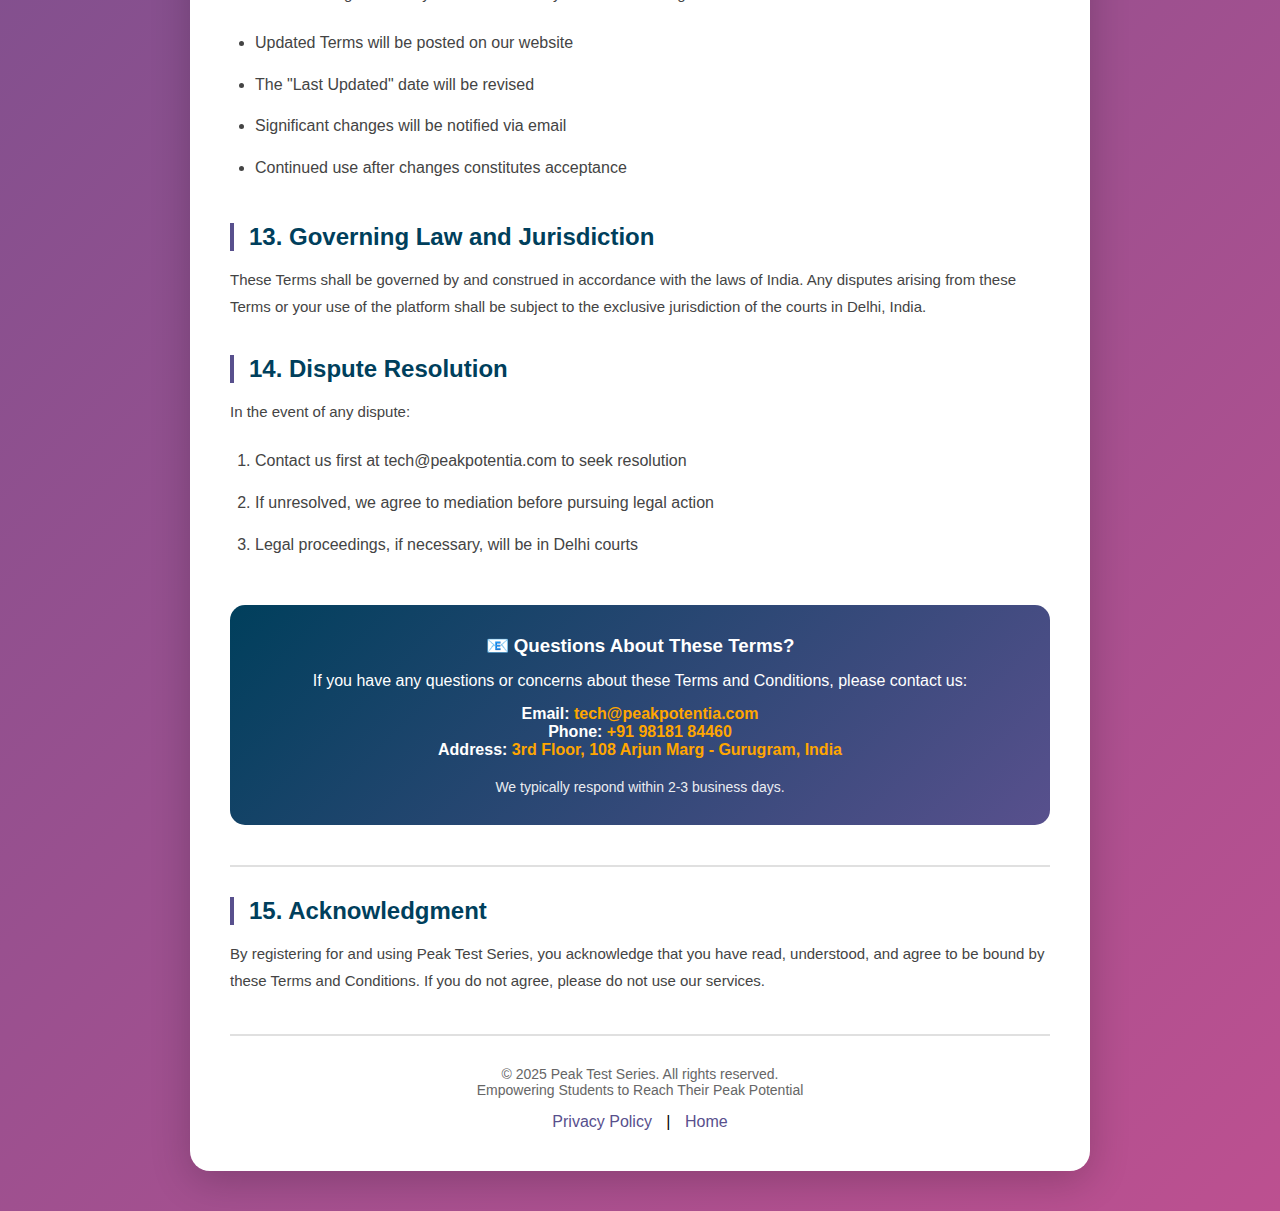
<file: term.html>
<!DOCTYPE html>
<html lang="en">

<head>
    <meta charset="UTF-8">
    <meta name="viewport" content="width=device-width, initial-scale=1.0">
    <title>Terms & Conditions - Peak Test Series</title>
    <link rel="stylesheet" href="./style.css">
    <style>
        /* Terms Page Specific Styles */
        .terms-container {
            min-height: 100vh;
            background: linear-gradient(135deg, #003f5c 0%, #58508d 50%, #bc5090 100%);
            padding: 40px 20px;
        }

        .terms-content {
            max-width: 900px;
            margin: 0 auto;
            background: white;
            border-radius: 20px;
            padding: 40px;
            box-shadow: 0 10px 40px rgba(0, 0, 0, 0.2);
        }

        .terms-header {
            text-align: center;
            margin-bottom: 40px;
            padding-bottom: 20px;
            border-bottom: 3px solid #58508d;
        }

        .terms-header h1 {
            color: #003f5c;
            font-size: 36px;
            margin-bottom: 10px;
        }

        .terms-header .last-updated {
            color: #666;
            font-size: 14px;
        }

        .back-home {
            display: inline-block;
            padding: 12px 30px;
            background: linear-gradient(135deg, #58508d, #bc5090);
            color: white;
            text-decoration: none;
            border-radius: 10px;
            margin-bottom: 30px;
            font-weight: 600;
            transition: all 0.3s;
        }

        .back-home:hover {
            transform: translateY(-2px);
            box-shadow: 0 5px 15px rgba(88, 80, 141, 0.4);
        }

        .terms-section {
            margin-bottom: 35px;
        }

        .terms-section h2 {
            color: #003f5c;
            font-size: 24px;
            margin-bottom: 15px;
            padding-left: 15px;
            border-left: 4px solid #58508d;
        }

        .terms-section h3 {
            color: #58508d;
            font-size: 18px;
            margin: 20px 0 10px 0;
        }

        .terms-section p {
            color: #444;
            line-height: 1.8;
            margin-bottom: 15px;
            font-size: 15px;
        }

        .terms-section ul,
        .terms-section ol {
            padding-left: 25px;
            margin: 15px 0;
        }

        .terms-section ul li,
        .terms-section ol li {
            padding: 8px 0;
            color: #444;
            line-height: 1.6;
        }

        .warning-box {
            background: #fff3cd;
            border-left: 4px solid #ffc107;
            padding: 20px;
            border-radius: 10px;
            margin: 20px 0;
        }

        .warning-box strong {
            color: #856404;
        }

        .highlight-box {
            background: #f0f4ff;
            padding: 20px;
            border-radius: 10px;
            border-left: 4px solid #58508d;
            margin: 20px 0;
        }

        .contact-box {
            background: linear-gradient(135deg, #003f5c, #58508d);
            color: white;
            padding: 30px;
            border-radius: 15px;
            text-align: center;
            margin-top: 40px;
        }

        .contact-box h3 {
            color: white;
            margin-bottom: 15px;
        }

        .contact-box a {
            color: #ffa600;
            text-decoration: none;
            font-weight: 600;
        }

        .contact-box a:hover {
            text-decoration: underline;
        }

        /* Mobile Responsive */
        @media (max-width: 768px) {
            .terms-content {
                padding: 25px 20px;
            }

            .terms-header h1 {
                font-size: 28px;
            }

            .terms-section h2 {
                font-size: 20px;
            }

            .terms-section h3 {
                font-size: 16px;
            }

            .terms-section p,
            .terms-section ul li,
            .terms-section ol li {
                font-size: 14px;
            }
        }
    </style>
</head>

<body>
    <div class="dashboard-header">
        <div class="logo-section">
            <div class="logo">PT</div>
            <div class="brand-name">Peak Test Series</div>
        </div>
        <div class="user-info-section">
            <div class="user-details">
                <div class="user-name" id="userName"></div>
                <div class="user-grade-board" id="userGradeBoard"></div>
            </div>
            <button class="logout-btn" onclick="handleLogout()">Logout</button>
        </div>
    </div>
    <div class="terms-container">
        <div class="terms-content">
            <!-- Back Button -->
            <a href="./index.html" class="back-home">← Back to Home</a>

            <!-- Header -->
            <div class="terms-header">
                <h1>📜 Terms & Conditions</h1>
                <p style="color: #58508d; font-size: 18px; font-weight: 600;">Peak Test Series</p>
                <p class="last-updated">Last Updated: December 2, 2025</p>
            </div>

            <!-- Introduction -->
            <div class="terms-section">
                <h2>1. Acceptance of Terms</h2>
                <p>
                    Welcome to Peak Test Series. By accessing or using our platform, you agree to be bound by these
                    Terms and Conditions. Please read them carefully before using our services.
                </p>
                <p>
                    If you do not agree with any part of these Terms, you may not access or use our services. Your
                    continued use of the platform constitutes acceptance of any modifications to these Terms.
                </p>
            </div>

            <!-- Definitions -->
            <div class="terms-section">
                <h2>2. Definitions</h2>
                <ul>
                    <li><strong>"Platform"</strong> refers to the Peak Test Series website and all associated services
                    </li>
                    <li><strong>"Student"</strong> refers to anyone accessing our
                        platform</li>
                    <li><strong>"Peak Test Series"</strong> refers to the service
                        provider</li>
                    <li><strong>"Content"</strong> includes test papers, study materials, and all platform materials
                    </li>
                    <li><strong>"Account"</strong> refers to your registered user profile</li>
                </ul>
            </div>

            <!-- Eligibility -->
            <div class="terms-section">
                <h2>3. Eligibility</h2>
                <p>To use Peak Test Series, you must:</p>
                <ul>
                    <li>Be at least 15 years old or have parental/guardian consent</li>
                    <li>Be enrolled in Grade 10 or Grade 12 (ISC/CBSE/ICSE)</li>
                    <li>Provide accurate and complete registration information</li>
                    <li>Maintain the security of your account credentials</li>
                    <li>Comply with all applicable laws and regulations</li>
                </ul>

                <div class="warning-box">
                    <strong>⚠️ Important:</strong> If you are under 18, your parent or legal guardian must review and
                    agree to these Terms on your behalf.
                </div>
            </div>

            <!-- Account Registration -->
            <div class="terms-section">
                <h2>4. Account Registration and Security</h2>

                <h3>4.1 Account Creation</h3>
                <p>When creating an account, you must:</p>
                <ul>
                    <li>Provide accurate personal information</li>
                    <li>Use a valid email address</li>
                    <li>Create a secure password (minimum 6 characters)</li>
                    <li>Not impersonate others or create fake accounts</li>
                </ul>

                <h3>4.2 Account Security</h3>
                <ul>
                    <li>You are responsible for maintaining the confidentiality of your password</li>
                    <li>You are responsible for all activities under your account</li>
                    <li>Notify us immediately of any unauthorized access</li>
                    <li>We are not liable for losses due to unauthorized account use</li>
                </ul>

                <h3>4.3 Account Termination</h3>
                <p>We reserve the right to suspend or terminate accounts that:</p>
                <ul>
                    <li>Violate these Terms</li>
                    <li>Engage in fraudulent activities</li>
                    <li>Share account credentials with others</li>
                    <li>Attempt to circumvent security measures</li>
                </ul>
            </div>

            <!-- Services and Subscriptions -->
            <div class="terms-section">
                <h2>5. Services and Subscriptions</h2>

                <h3>5.1 Service Description</h3>
                <p>Peak Test Series provides:</p>
                <ul>
                    <li>Online test series for Grade 10 and Grade 12 students</li>
                    <li>Subject-wise test papers (5 tests per subject)</li>
                    <li>Time-bound test environment (3 hours per test)</li>
                    <li>PDF access to test questions</li>
                    <li>Answer submission and evaluation system</li>
                    <li>Performance feedback and results</li>
                </ul>

                <h3>5.2 Pricing and Payment</h3>
                <ul>
                    <li>Each subject costs ₹15,000 (separate payment required)</li>
                    <li>Payments are processed through Razorpay</li>
                    <li>All prices are in Indian Rupees (INR)</li>
                    <li>Prices are subject to change with prior notice</li>
                    <li>Applicable taxes will be added to the final amount</li>
                </ul>

                <h3>5.3 Refund Policy</h3>
                <div class="highlight-box">
                    <strong>📌 Important Refund Terms:</strong>
                    <ul style="margin-top: 10px;">
                        <li>Refunds are available within 7 days of purchase if no tests have been accessed</li>
                        <li>Once a test is accessed or downloaded, refunds are not possible</li>
                        <li>Processing fee of 5% will be deducted from refunds</li>
                        <li>Refunds take 5-7 business days to process</li>
                        <li>Contact tech@peakpotentia.com for refund requests</li>
                    </ul>
                </div>
            </div>

            <!-- Content Usage -->
            <div class="terms-section">
                <h2>6. Content Usage and Intellectual Property</h2>

                <h3>6.1 Ownership</h3>
                <p>All content on Peak Test Series, including but not limited to:</p>
                <ul>
                    <li>Test questions and answer keys</li>
                    <li>Study materials and resources</li>
                    <li>Images, logos, and graphics</li>
                    <li>Software and platform code</li>
                </ul>
                <p>...are owned by Peak Test Series and protected by copyright laws.</p>

                <h3>6.2 Permitted Use</h3>
                <p>You may:</p>
                <ul>
                    <li>Access and use content for personal educational purposes only</li>
                    <li>Download test papers for offline solving during test time</li>
                    <li>Submit your answers through our platform</li>
                </ul>

                <h3>6.3 Prohibited Activities</h3>
                <div class="warning-box">
                    <strong>⛔ You are strictly prohibited from:</strong>
                    <ul style="margin-top: 10px;">
                        <li>Copying, reproducing, or distributing test content</li>
                        <li>Sharing your account with others</li>
                        <li>Removing watermarks from PDF files</li>
                        <li>Taking screenshots or recording test content</li>
                        <li>Selling or commercializing our content</li>
                        <li>Using content for coaching institutes or commercial purposes</li>
                        <li>Reverse engineering or decompiling our platform</li>
                    </ul>
                </div>
            </div>

            <!-- Test Rules -->
            <div class="terms-section">
                <h2>7. Test Rules and Guidelines</h2>

                <h3>7.1 Test Access</h3>
                <ul>
                    <li>Each test is available for 3 hours from the time you open it</li>
                    <li>Timer starts automatically when you access the test</li>
                    <li>Tests cannot be paused or extended (except technical issues)</li>
                    <li>Test papers are watermarked with your name and email</li>
                </ul>

                <h3>7.2 Answer Submission</h3>
                <ul>
                    <li>Submit answers before the 3-hour time limit expires</li>
                    <li>Accepted formats: PDF, Word, JPG, PNG</li>
                    <li>Maximum file size: 50 MB</li>
                    <li>Late submissions are not accepted</li>
                </ul>

                <h3>7.3 Evaluation and Results</h3>
                <ul>
                    <li>Tests are evaluated by qualified instructors</li>
                    <li>Results are typically available within 5-7 business days</li>
                    <li>You will receive marks, percentage, grade, and detailed feedback</li>
                    <li>Re-evaluation requests must be made within 7 days of result publication</li>
                </ul>
            </div>

            <!-- Academic Integrity -->
            <div class="terms-section">
                <h2>8. Academic Integrity</h2>
                <p>We expect all students to maintain the highest standards of academic integrity. You agree to:</p>
                <ul>
                    <li>Complete tests independently without external help</li>
                    <li>Not use unfair means or cheat during tests</li>
                    <li>Not collaborate with others during test time</li>
                    <li>Not use AI tools or online search for answers during tests</li>
                </ul>

                <div class="warning-box">
                    <strong>⚠️ Violation Consequences:</strong> Any form of cheating or academic dishonesty will result
                    in immediate account suspension without refund.
                </div>
            </div>

            <!-- Disclaimers -->
            <div class="terms-section">
                <h2>9. Disclaimers and Limitations</h2>

                <h3>9.1 Service Availability</h3>
                <ul>
                    <li>We strive for 99.9% uptime but cannot guarantee uninterrupted service</li>
                    <li>Scheduled maintenance will be announced in advance</li>
                    <li>We are not liable for service interruptions beyond our control</li>
                </ul>

                <h3>9.2 Educational Results</h3>
                <ul>
                    <li>We provide practice tests but cannot guarantee academic success</li>
                    <li>Results depend on individual effort and preparation</li>
                    <li>Our platform is supplementary to formal education</li>
                </ul>

                <h3>9.3 Limitation of Liability</h3>
                <p>
                    Peak Test Series is not liable for any indirect, incidental, special, or consequential damages
                    arising from your use of the platform. Our total liability shall not exceed the amount you paid for
                    the service.
                </p>
            </div>

            <!-- User Conduct -->
            <div class="terms-section">
                <h2>10. User Conduct</h2>
                <p>You agree not to:</p>
                <ul>
                    <li>Violate any laws or regulations</li>
                    <li>Infringe on others' intellectual property rights</li>
                    <li>Harass, abuse, or harm other users or staff</li>
                    <li>Upload malicious files or viruses</li>
                    <li>Attempt to hack or breach our security</li>
                    <li>Engage in any fraudulent activities</li>
                    <li>Spam or send unsolicited communications</li>
                </ul>
            </div>

            <!-- Privacy -->
            <div class="terms-section">
                <h2>11. Privacy and Data Protection</h2>
                <p>
                    Your use of Peak Test Series is also governed by our <a href="./privacy-policy.html"
                        style="color: #58508d; font-weight: 600;">Privacy Policy</a>. We collect, use, and protect your
                    personal information as described in that policy. By using our services, you consent to such
                    processing.
                </p>
            </div>

            <!-- Modifications -->
            <div class="terms-section">
                <h2>12. Modifications to Terms</h2>
                <p>
                    We reserve the right to modify these Terms at any time. When changes are made:
                </p>
                <ul>
                    <li>Updated Terms will be posted on our website</li>
                    <li>The "Last Updated" date will be revised</li>
                    <li>Significant changes will be notified via email</li>
                    <li>Continued use after changes constitutes acceptance</li>
                </ul>
            </div>

            <!-- Governing Law -->
            <div class="terms-section">
                <h2>13. Governing Law and Jurisdiction</h2>
                <p>
                    These Terms shall be governed by and construed in accordance with the laws of India. Any disputes
                    arising from these Terms or your use of the platform shall be subject to the exclusive jurisdiction
                    of the courts in Delhi, India.
                </p>
            </div>

            <!-- Dispute Resolution -->
            <div class="terms-section">
                <h2>14. Dispute Resolution</h2>
                <p>In the event of any dispute:</p>
                <ol>
                    <li>Contact us first at tech@peakpotentia.com to seek resolution</li>
                    <li>If unresolved, we agree to mediation before pursuing legal action</li>
                    <li>Legal proceedings, if necessary, will be in Delhi courts</li>
                </ol>
            </div>

            <!-- Contact Information -->
            <div class="contact-box">
                <h3>📧 Questions About These Terms?</h3>
                <p style="margin-bottom: 15px;">
                    If you have any questions or concerns about these Terms and Conditions, please contact us:
                </p>
                <p><strong>Email:</strong> <a href="mailto:tech@peakpotentia.com">tech@peakpotentia.com</a></p>
                <p><strong>Phone:</strong> <a href="tel:+919818184460">+91 98181 84460</a></p>
                <p><strong>Address:</strong> <a href="">3rd Floor, 108 Arjun Marg - Gurugram, India </a></p>
                <p style="margin-top: 20px; font-size: 14px; opacity: 0.9;">
                    We typically respond within 2-3 business days.
                </p>
            </div>

            <!-- Acceptance -->
            <div class="terms-section" style="margin-top: 40px; padding-top: 30px; border-top: 2px solid #e0e0e0;">
                <h2>15. Acknowledgment</h2>
                <p>
                    By registering for and using Peak Test Series, you acknowledge that you have read, understood, and
                    agree to be bound by these Terms and Conditions. If you do not agree, please do not use our
                    services.
                </p>
            </div>

            <!-- Footer -->
            <div style="text-align: center; margin-top: 40px; padding-top: 30px; border-top: 2px solid #e0e0e0;">
                <p style="color: #666; font-size: 14px;">© 2025 Peak Test Series. All rights reserved.</p>
                <p style="color: #666; font-size: 14px;">Empowering Students to Reach Their Peak Potential</p>
                <p style="margin-top: 15px;">
                    <a href="./privacy-policy.html"
                        style="color: #58508d; text-decoration: none; margin: 0 10px;">Privacy Policy</a> |
                    <a href="./index.html" style="color: #58508d; text-decoration: none; margin: 0 10px;">Home</a>
                </p>
            </div>


        </div>
    </div>
</body>

</html>
</file>
<file: style.css>
/* ============================================================================ */
/* PEAK TEST SERIES - MODERN RESPONSIVE DESIGN */
/* Color Palette: #003f5c, #58508d, #bc5090, #ff6361, #ffa600 */
/* ============================================================================ */

* {
    margin: 0;
    padding: 0;
    box-sizing: border-box;
    font-family: 'Segoe UI', Tahoma, Geneva, Verdana, sans-serif;
}

body {
    /* New Color Palette Gradient */
    background: linear-gradient(135deg, #003f5c 0%, #58508d 50%, #bc5090 100%);
    min-height: 100vh;
    overflow-x: hidden;
}

.hidden {
    display: none !important;
}

/* ============================================================================ */
/* REGISTRATION FORM */
/* ============================================================================ */

.registration-container {
    display: flex;
    justify-content: center;
    align-items: center;
    min-height: 100vh;
    padding: 20px;
}

.registration-form {
    background: white;
    padding: 40px;
    border-radius: 20px;
    box-shadow: 0 20px 60px rgba(0, 0, 0, 0.3);
    max-width: 500px;
    width: 100%;
    animation: fadeIn 0.5s ease-in;
}

@keyframes fadeIn {
    from {
        opacity: 0;
        transform: translateY(20px);
    }

    to {
        opacity: 1;
        transform: translateY(0);
    }
}

.registration-form h2 {
    background: linear-gradient(135deg, #58508d, #bc5090);
    -webkit-background-clip: text;
    -webkit-text-fill-color: transparent;
    background-clip: text;
    margin-bottom: 30px;
    text-align: center;
    font-size: 28px;
}

.form-group {
    margin-bottom: 20px;
}

.form-group label {
    display: block;
    margin-bottom: 8px;
    color: #333;
    font-weight: 600;
}

.form-group input,
.form-group select {
    width: 100%;
    padding: 12px;
    border: 2px solid #e0e0e0;
    border-radius: 8px;
    font-size: 14px;
    transition: all 0.3s;
}

.form-group input:focus,
.form-group select:focus {
    outline: none;
    border-color: #58508d;
    box-shadow: 0 0 0 3px rgba(88, 80, 141, 0.1);
}

.submit-btn {
    width: 100%;
    padding: 14px;
    background: linear-gradient(135deg, #58508d 0%, #bc5090 100%);
    color: white;
    border: none;
    border-radius: 8px;
    font-size: 16px;
    font-weight: 600;
    cursor: pointer !important;
    transition: all 0.3s;
}

.submit-btn:hover {
    transform: translateY(-2px);
    box-shadow: 0 10px 20px rgba(88, 80, 141, 0.3);
}

/* ============================================================================ */
/* DASHBOARD HEADER */
/* ============================================================================ */

.dashboard-header {
    background: white;
    padding: 20px 40px;
    display: flex;
    justify-content: space-between;
    align-items: center;
    box-shadow: 0 2px 10px rgba(0, 0, 0, 0.1);
    position: sticky;
    top: 0;
    z-index: 100;
}

.logo-section {
    display: flex;
    align-items: center;
    gap: 15px;
}

.logo {
    width: 50px;
    height: 50px;
    background: linear-gradient(135deg, #58508d, #bc5090);
    color: white;
    border-radius: 12px;
    display: flex;
    justify-content: center;
    align-items: center;
    font-weight: 700;
    font-size: 20px;
    box-shadow: 0 4px 12px rgba(88, 80, 141, 0.3);
}

.brand-name {
    font-size: 22px;
    font-weight: 700;
    background: linear-gradient(135deg, #003f5c, #58508d);
    -webkit-background-clip: text;
    -webkit-text-fill-color: transparent;
    background-clip: text;
}

.user-info-section {
    display: flex;
    align-items: center;
    gap: 20px;
}

.user-details {
    text-align: right;
}

.user-name {
    font-weight: 700;
    color: #333;
    font-size: 16px;
}

.user-grade-board {
    color: #666;
    font-size: 13px;
    margin-top: 4px;
}

.logout-btn {
    padding: 10px 24px;
    background: linear-gradient(135deg, #ff6361, #ffa600);
    color: white;
    border: none;
    border-radius: 8px;
    cursor: pointer;
    font-weight: 600;
    transition: all 0.3s;
}

.logout-btn:hover {
    transform: translateY(-2px);
    box-shadow: 0 5px 15px rgba(255, 99, 97, 0.4);
}

/* ============================================================================ */
/* SUBJECTS SECTION - BEAUTIFUL CARDS WITH IMAGES */
/* ============================================================================ */

.subjects-container {
    padding: 40px;
    max-width: 1400px;
    margin: 0 auto;
}

.subjects-grid {
    display: grid;
    grid-template-columns: repeat(auto-fill, minmax(350px, 1fr));
    gap: 35px;
    margin-top: 30px;
}

.subject-card {
    background: white;
    border-radius: 24px;
    box-shadow: 0 12px 40px rgba(0, 0, 0, 0.12);
    cursor: pointer;
    transition: all 0.4s cubic-bezier(0.175, 0.885, 0.32, 1.275);
    position: relative;
    overflow: hidden;
    min-height: 340px;
    display: flex;
    flex-direction: column;
    border: 1px solid rgba(255, 255, 255, 0.1);
}

/* Subject Card Header with Gradient */
.subject-card::before {
    content: '';
    position: absolute;
    top: 0;
    left: 0;
    right: 0;
    height: 180px;
    background: linear-gradient(135deg, #003f5c 0%, #58508d 100%);
    background-size: cover;
    background-position: center;
    z-index: 0;
    pointer-events: none;
}

/* Add subtle pattern overlay */
.subject-card::after {
    content: '';
    position: absolute;
    top: 0;
    left: 0;
    right: 0;
    height: 180px;
    background-image:
        repeating-linear-gradient(45deg, transparent, transparent 10px, rgba(255, 255, 255, 0.03) 10px, rgba(255, 255, 255, 0.03) 20px);
    z-index: 0;
    pointer-events: none;
}

/* Subject-specific gradients with better colors */
.subject-card[data-subject="Accounts"]::before {
    background: linear-gradient(135deg, #FF6B6B 0%, #FFB347 100%);
}

.subject-card[data-subject="Physics"]::before {
    background: linear-gradient(135deg, #4E54C8 0%, #8F94FB 100%);
}

.subject-card[data-subject="Chemistry"]::before {
    background: linear-gradient(135deg, #11998E 0%, #38EF7D 100%);
}

.subject-card[data-subject="Mathematics"]::before {
    background: linear-gradient(135deg, #EE0979 0%, #FF6A00 100%);
}

.subject-card[data-subject="Biology"]::before {
    background: linear-gradient(135deg, #56AB2F 0%, #A8E063 100%);
}

.subject-card[data-subject="Computer"]::before {
    background: linear-gradient(135deg, #667EEA 0%, #764BA2 100%);
}

.subject-card:hover {
    transform: translateY(-10px) scale(1.02);
    box-shadow: 0 25px 60px rgba(0, 0, 0, 0.2);
}

/* Subject Card Content */
.subject-card>* {
    position: relative;
    z-index: 2;
}

/* Book emoji or icon at top */
.subject-card h3::before {
    content: '📚';
    display: block;
    font-size: 48px;
    margin-bottom: 15px;
    filter: drop-shadow(0 4px 8px rgba(0, 0, 0, 0.2));
}

.subject-card h3 {
    color: white;
    font-size: 32px;
    margin: 40px 30px 10px 30px;
    font-weight: 700;
    text-shadow: 0 3px 8px rgba(0, 0, 0, 0.3);
    line-height: 1.2;
}

/* Tests available text */
.subject-card>p:first-of-type {
    color: rgba(255, 255, 255, 0.95);
    font-size: 16px;
    margin: 0 30px 25px 30px;
    font-weight: 600;
    text-shadow: 0 2px 4px rgba(0, 0, 0, 0.2);
}

/* View Tests button at bottom */
.subject-card>p:last-of-type {
    color: #1a1a1a;
    font-size: 17px;
    font-weight: 700;
    margin: auto 25px 25px 25px;
    padding: 18px 25px;
    background: white;
    border-radius: 14px;
    text-align: center;
    box-shadow: 0 6px 20px rgba(0, 0, 0, 0.12);
    transition: all 0.3s ease;
    border: 2px solid transparent;
}

.subject-card:hover>p:last-of-type {
    background: #f8f9fa;
    transform: translateY(-3px);
    box-shadow: 0 8px 25px rgba(0, 0, 0, 0.15);
}

/* Lock icon styling */
.locked-icon {
    position: absolute;
    top: 30px;
    right: 30px;
    font-size: 36px;
    z-index: 3;
    filter: drop-shadow(0 3px 6px rgba(0, 0, 0, 0.4));
    animation: pulse 2s ease-in-out infinite;
}

@keyframes pulse {

    0%,
    100% {
        transform: scale(1);
    }

    50% {
        transform: scale(1.1);
    }
}

/* ============================================================================ */
/* TESTS VIEW */
/* ============================================================================ */

.tests-container {
    padding: 40px;
    max-width: 1400px;
    margin: 0 auto;
}

.back-btn {
    padding: 12px 28px;
    background: rgba(255, 255, 255, 0.2);
    color: white;
    border: 2px solid rgba(255, 255, 255, 0.3);
    border-radius: 10px;
    cursor: pointer;
    font-weight: 600;
    margin-bottom: 20px;
    transition: all 0.3s;
    backdrop-filter: blur(10px);
}

.back-btn:hover {
    background: rgba(255, 255, 255, 0.3);
    transform: translateX(-5px);
}

.tests-grid {
    display: grid;
    grid-template-columns: repeat(auto-fill, minmax(280px, 1fr));
    gap: 25px;
    margin-top: 30px;
}

.test-card {
    background: white;
    padding: 30px;
    border-radius: 16px;
    box-shadow: 0 5px 20px rgba(0, 0, 0, 0.12);
    cursor: pointer;
    transition: all 0.3s;
    position: relative;
    overflow: hidden;
}

.test-card::before {
    content: '';
    position: absolute;
    top: 0;
    left: 0;
    width: 5px;
    height: 100%;
    background: linear-gradient(180deg, #58508d 0%, #bc5090 100%);
}

.test-card:hover {
    transform: translateY(-8px);
    box-shadow: 0 15px 35px rgba(0, 0, 0, 0.2);
}

.test-card h3 {
    color: #003f5c;
    font-size: 20px;
    margin-bottom: 15px;
    font-weight: 700;
}

.test-info {
    display: flex;
    flex-direction: column;
    gap: 10px;
    margin-bottom: 20px;
}

.test-info-item {
    display: flex;
    align-items: center;
    gap: 10px;
    color: #555;
    font-size: 14px;
}

.test-info-item strong {
    color: #333;
    font-weight: 600;
}

.test-status {
    display: inline-block;
    padding: 8px 16px;
    border-radius: 8px;
    font-size: 13px;
    font-weight: 600;
    margin-top: 10px;
}

.status-active {
    background: linear-gradient(135deg, #28a745, #20c997);
    color: white;
}

.status-completed {
    background: linear-gradient(135deg, #58508d, #bc5090);
    color: white;
}

.status-upcoming {
    background: linear-gradient(135deg, #ffa600, #ff6361);
    color: white;
}

/* ============================================================================ */
/* TEST DETAIL VIEW */
/* ============================================================================ */

.test-detail-container {
    padding: 40px;
    max-width: 1000px;
    margin: 0 auto;
}

.test-detail-card {
    background: white;
    padding: 40px;
    border-radius: 20px;
    box-shadow: 0 10px 30px rgba(0, 0, 0, 0.15);
}

.test-header {
    margin-bottom: 30px;
    padding-bottom: 20px;
    border-bottom: 2px solid #e0e0e0;
}

.test-header h2 {
    color: #003f5c;
    font-size: 32px;
    margin-bottom: 15px;
    font-weight: 700;
}

.test-meta {
    display: grid;
    grid-template-columns: repeat(auto-fit, minmax(200px, 1fr));
    gap: 20px;
    margin-bottom: 30px;
}

.meta-item {
    padding: 20px;
    background: linear-gradient(135deg, #f8f9fa, #e9ecef);
    border-radius: 12px;
    border-left: 4px solid #58508d;
}

.meta-label {
    font-size: 12px;
    color: #666;
    text-transform: uppercase;
    letter-spacing: 0.5px;
    margin-bottom: 5px;
}

.meta-value {
    font-size: 18px;
    color: #003f5c;
    font-weight: 700;
}

.test-description {
    background: #f8f9fa;
    padding: 20px;
    border-radius: 12px;
    margin-bottom: 30px;
}

.test-description h3 {
    color: #003f5c;
    font-size: 20px;
    margin-bottom: 10px;
}

.test-description p {
    color: #555;
    line-height: 1.8;
    font-size: 15px;
}

.action-buttons {
    display: flex;
    gap: 15px;
    flex-wrap: wrap;
}

.start-test-btn,
.download-question-btn,
.view-result-btn {
    flex: 1;
    min-width: 200px;
    padding: 16px 24px;
    border: none;
    border-radius: 10px;
    font-size: 16px;
    font-weight: 600;
    cursor: pointer;
    transition: all 0.3s;
    display: flex;
    align-items: center;
    justify-content: center;
    gap: 10px;
}

.start-test-btn {
    background: linear-gradient(135deg, #28a745, #20c997);
    color: white;
}

.start-test-btn:hover {
    transform: translateY(-3px);
    box-shadow: 0 10px 25px rgba(40, 167, 69, 0.3);
}

.download-question-btn {
    background: linear-gradient(135deg, #58508d, #bc5090);
    color: white;
}

.download-question-btn:hover {
    transform: translateY(-3px);
    box-shadow: 0 10px 25px rgba(88, 80, 141, 0.3);
}

.view-result-btn {
    background: linear-gradient(135deg, #ff6361, #ffa600);
    color: white;
}

.view-result-btn:hover {
    transform: translateY(-3px);
    box-shadow: 0 10px 25px rgba(255, 99, 97, 0.3);
}

.disabled-btn {
    background: #e0e0e0 !important;
    color: #999 !important;
    cursor: not-allowed !important;
}

.disabled-btn:hover {
    transform: none !important;
    box-shadow: none !important;
}

/* ============================================================================ */
/* RESULTS VIEW */
/* ============================================================================ */

.results-container {
    padding: 40px;
    max-width: 1000px;
    margin: 0 auto;
}

.result-card {
    background: white;
    padding: 40px;
    border-radius: 20px;
    box-shadow: 0 10px 30px rgba(0, 0, 0, 0.15);
    margin-bottom: 30px;
}

.result-header {
    text-align: center;
    margin-bottom: 30px;
    padding-bottom: 20px;
    border-bottom: 2px solid #e0e0e0;
}

.result-header h2 {
    color: #003f5c;
    font-size: 28px;
    margin-bottom: 10px;
}

.result-score-box {
    background: linear-gradient(135deg, #58508d, #bc5090);
    color: white;
    padding: 30px;
    border-radius: 15px;
    text-align: center;
    margin-bottom: 30px;
    box-shadow: 0 8px 20px rgba(88, 80, 141, 0.3);
}

.score-large {
    font-size: 64px;
    font-weight: 700;
    margin-bottom: 10px;
}

.score-label {
    font-size: 18px;
    opacity: 0.9;
}

.result-details {
    display: grid;
    grid-template-columns: repeat(auto-fit, minmax(150px, 1fr));
    gap: 20px;
    margin-bottom: 30px;
}

.detail-box {
    padding: 20px;
    background: #f8f9fa;
    border-radius: 12px;
    text-align: center;
    border: 2px solid #e0e0e0;
}

.detail-number {
    font-size: 32px;
    font-weight: 700;
    color: #003f5c;
    margin-bottom: 5px;
}

.detail-label {
    font-size: 13px;
    color: #666;
    text-transform: uppercase;
    letter-spacing: 0.5px;
}

/* ============================================================================ */
/* PAYMENT DIALOG */
/* ============================================================================ */

.payment-dialog-overlay {
    position: fixed;
    top: 0;
    left: 0;
    width: 100%;
    height: 100%;
    background: rgba(0, 0, 0, 0.7);
    display: flex;
    justify-content: center;
    align-items: center;
    z-index: 1000;
    backdrop-filter: blur(5px);
}

.payment-dialog {
    background: white;
    padding: 40px;
    border-radius: 20px;
    max-width: 500px;
    width: 90%;
    box-shadow: 0 20px 60px rgba(0, 0, 0, 0.4);
    animation: scaleIn 0.3s ease;
}

@keyframes scaleIn {
    from {
        opacity: 0;
        transform: scale(0.9);
    }

    to {
        opacity: 1;
        transform: scale(1);
    }
}

.payment-dialog h2 {
    color: #003f5c;
    margin-bottom: 20px;
    font-size: 24px;
    text-align: center;
}

.payment-amount {
    background: linear-gradient(135deg, #58508d, #bc5090);
    color: white;
    padding: 20px;
    border-radius: 12px;
    text-align: center;
    margin-bottom: 25px;
}

.payment-amount-large {
    font-size: 48px;
    font-weight: 700;
}

.pay-btn {
    width: 100%;
    padding: 16px;
    background: linear-gradient(135deg, #28a745, #20c997);
    color: white;
    border: none;
    border-radius: 10px;
    font-size: 18px;
    font-weight: 600;
    cursor: pointer;
    transition: all 0.3s;
    margin-bottom: 10px;
}

.pay-btn:hover {
    transform: translateY(-2px);
    box-shadow: 0 10px 25px rgba(40, 167, 69, 0.3);
}

.cancel-btn {
    width: 100%;
    padding: 14px;
    background: #e0e0e0;
    color: #666;
    border: none;
    border-radius: 10px;
    font-size: 16px;
    font-weight: 600;
    cursor: pointer;
    transition: all 0.3s;
}

.cancel-btn:hover {
    background: #d0d0d0;
}

/* ============================================================================ */
/* UPLOAD DIALOG */
/* ============================================================================ */

.upload-dialog-overlay {
    position: fixed;
    top: 0;
    left: 0;
    width: 100%;
    height: 100%;
    background: rgba(0, 0, 0, 0.7);
    display: flex;
    justify-content: center;
    align-items: center;
    z-index: 1000;
    backdrop-filter: blur(5px);
}

.upload-dialog {
    background: white;
    padding: 40px;
    border-radius: 20px;
    max-width: 500px;
    width: 90%;
    box-shadow: 0 20px 60px rgba(0, 0, 0, 0.4);
}

.upload-area {
    border: 3px dashed #58508d;
    border-radius: 15px;
    padding: 40px 20px;
    text-align: center;
    background: #f8f9fa;
    cursor: pointer;
    transition: all 0.3s;
    margin-bottom: 20px;
}

.upload-area:hover {
    background: #e9ecef;
    border-color: #bc5090;
}

.upload-icon {
    font-size: 64px;
    margin-bottom: 15px;
}

.upload-text {
    color: #555;
    font-size: 16px;
    margin-bottom: 10px;
}

.file-types {
    color: #999;
    font-size: 13px;
}

.selected-file {
    background: #e7f3ff;
    border: 2px solid #58508d;
    padding: 15px;
    border-radius: 10px;
    margin-bottom: 15px;
    display: flex;
    align-items: center;
    gap: 12px;
}

.file-icon {
    font-size: 24px;
}

.file-name {
    flex: 1;
    font-weight: 600;
    color: #003f5c;
    word-break: break-all;
}

/* ============================================================================ */
/* LOGIN FORM */
/* ============================================================================ */

.login-container {
    display: flex;
    justify-content: center;
    align-items: center;
    min-height: 100vh;
    padding: 20px;
}

.login-form {
    background: white;
    padding: 40px;
    border-radius: 20px;
    box-shadow: 0 20px 60px rgba(0, 0, 0, 0.3);
    max-width: 450px;
    width: 100%;
    animation: fadeIn 0.5s ease-in;
}

.login-form h2 {
    background: linear-gradient(135deg, #58508d, #bc5090);
    -webkit-background-clip: text;
    -webkit-text-fill-color: transparent;
    background-clip: text;
    margin-bottom: 30px;
    text-align: center;
    font-size: 28px;
}

.login-footer {
    text-align: center;
    margin-top: 20px;
    color: #666;
    font-size: 14px;
}

.login-footer a {
    color: #58508d;
    text-decoration: none;
    font-weight: 600;
}

.login-footer a:hover {
    text-decoration: underline;
}

/* ============================================================================ */
/* SUBJECT CHECKBOXES */
/* ============================================================================ */

.subject-checkbox-item {
    display: flex;
    align-items: center;
    gap: 10px;
    padding: 12px 15px;
    background: #f8f9fa;
    border-radius: 8px;
    border: 2px solid #e0e0e0;
    transition: all 0.3s;
}

.subject-checkbox-item:hover {
    background: #e9ecef;
    border-color: #58508d;
}

.subject-checkbox-item input[type="checkbox"] {
    width: 18px;
    height: 18px;
    cursor: pointer;
    accent-color: #58508d;
}

.subject-checkbox-item label {
    cursor: pointer;
    margin: 0;
    font-size: 14px;
    font-weight: 500;
    color: #333;
}

.subject-checkbox-item input[type="checkbox"]:checked+label {
    color: #58508d;
    font-weight: 600;
}

/* Phone Input */
#studentPhone {
    font-family: monospace;
    letter-spacing: 1px;
}

/* ============================================================================ */
/* THANK YOU PAGE STYLES */
/* ============================================================================ */

.thank-you-container {
    min-height: 100vh;
    background: linear-gradient(135deg, #003f5c 0%, #58508d 50%, #bc5090 100%);
    display: flex;
    align-items: center;
    justify-content: center;
    padding: 40px 20px;
}

.thank-you-card {
    background: white;
    border-radius: 20px;
    padding: 50px 40px;
    max-width: 700px;
    width: 100%;
    box-shadow: 0 20px 60px rgba(0, 0, 0, 0.3);
    text-align: center;
    animation: slideUp 0.6s ease;
}

@keyframes slideUp {
    from {
        opacity: 0;
        transform: translateY(30px);
    }

    to {
        opacity: 1;
        transform: translateY(0);
    }
}

.thank-you-icon {
    font-size: 80px;
    margin-bottom: 20px;
    animation: bounce 1s ease infinite;
}

@keyframes bounce {

    0%,
    100% {
        transform: translateY(0);
    }

    50% {
        transform: translateY(-10px);
    }
}

.thank-you-card h1 {
    font-size: 48px;
    color: #003f5c;
    margin: 0 0 10px 0;
    font-weight: 700;
}

.thank-you-card h2 {
    font-size: 28px;
    color: #58508d;
    margin: 0 0 20px 0;
    font-weight: 600;
}

.thank-you-message {
    font-size: 18px;
    color: #444;
    line-height: 1.8;
    margin-bottom: 30px;
}

.thank-you-message strong {
    color: #003f5c;
    font-weight: 700;
}

.next-steps {
    background: #f5f3ff;
    padding: 30px;
    border-radius: 15px;
    margin-bottom: 30px;
    text-align: left;
}

.next-steps h3 {
    color: #003f5c;
    font-size: 24px;
    margin: 0 0 15px 0;
    text-align: center;
}

.next-steps>p {
    color: #555;
    font-size: 16px;
    margin-bottom: 20px;
    text-align: center;
}

.contact-info {
    display: grid;
    grid-template-columns: repeat(2, 1fr);
    gap: 15px;
    margin-bottom: 25px;
}

.contact-item {
    display: flex;
    align-items: center;
    gap: 12px;
    padding: 15px;
    background: white;
    border-radius: 10px;
    border: 2px solid #e0e0e0;
    transition: all 0.3s ease;
}

.contact-item:hover {
    border-color: #58508d;
    box-shadow: 0 5px 15px rgba(88, 80, 141, 0.2);
    transform: translateY(-2px);
}

.contact-icon {
    font-size: 32px;
}

.contact-label {
    font-size: 12px;
    color: #888;
    text-transform: uppercase;
    letter-spacing: 0.5px;
    margin-bottom: 2px;
}

.contact-value {
    font-size: 16px;
    font-weight: 700;
    color: #003f5c;
    text-decoration: none;
    display: block;
}

.contact-value:hover {
    color: #58508d;
}

.info-box {
    background: white;
    padding: 20px;
    border-radius: 10px;
    border-left: 4px solid #58508d;
}

.info-box p {
    margin: 0 0 15px 0;
    color: #003f5c;
    font-size: 16px;
}

.info-box ul {
    list-style: none;
    padding: 0;
    margin: 0;
}

.info-box ul li {
    padding: 8px 0;
    color: #555;
    font-size: 15px;
    position: relative;
    padding-left: 25px;
}

.info-box ul li:before {
    content: "✓";
    position: absolute;
    left: 0;
    color: #28a745;
    font-weight: bold;
    font-size: 18px;
}

.registration-details {
    background: #f9f9f9;
    padding: 25px;
    border-radius: 12px;
    text-align: left;
    border: 2px solid #e0e0e0;
}

.registration-details h3 {
    color: #003f5c;
    margin: 0 0 15px 0;
    font-size: 20px;
    text-align: center;
}

.detail-row {
    display: flex;
    justify-content: space-between;
    padding: 10px 0;
    border-bottom: 1px solid #e0e0e0;
}

.detail-row:last-child {
    border-bottom: none;
}

.detail-label {
    font-weight: 600;
    color: #666;
    font-size: 14px;
}

.detail-value {
    color: #003f5c;
    font-weight: 700;
    font-size: 14px;
}

.subjects-list {
    display: flex;
    flex-wrap: wrap;
    gap: 8px;
}

.subject-badge {
    background: linear-gradient(135deg, #58508d, #bc5090);
    color: white;
    padding: 4px 12px;
    border-radius: 15px;
    font-size: 12px;
    font-weight: 600;
}

/* ============================================================================ */
/* DASHBOARD ACCESS CONTROL - Only show when enabled */
/* ============================================================================ */

.dashboard-locked {
    min-height: 100vh;
    background: linear-gradient(135deg, #003f5c 0%, #58508d 50%, #bc5090 100%);
    display: flex;
    align-items: center;
    justify-content: center;
    padding: 40px 20px;
}

.locked-message {
    background: white;
    border-radius: 20px;
    padding: 50px 40px;
    max-width: 600px;
    text-align: center;
    box-shadow: 0 20px 60px rgba(0, 0, 0, 0.3);
}

.locked-icon {
    font-size: 80px;
    margin-bottom: 20px;
}

.locked-message h2 {
    color: #003f5c;
    font-size: 32px;
    margin-bottom: 15px;
}

.locked-message p {
    color: #555;
    font-size: 18px;
    line-height: 1.8;
    margin-bottom: 25px;
}

.locked-contact {
    background: #f5f3ff;
    padding: 20px;
    border-radius: 12px;
    margin-top: 25px;
}

/* ============================================================================ */
/* PDF DOWNLOAD BUTTON IN RESULTS */
/* ============================================================================ */

.result-card-with-pdf {
    position: relative;
}

.download-pdf-btn {
    display: inline-flex;
    align-items: center;
    gap: 8px;
    padding: 10px 20px;
    background: linear-gradient(135deg, #28a745, #20c997);
    color: white;
    border: none;
    border-radius: 8px;
    font-weight: 600;
    cursor: pointer;
    transition: all 0.3s ease;
    margin-top: 15px;
    text-decoration: none;
}

.download-pdf-btn:hover {
    background: linear-gradient(135deg, #20c997, #28a745);
    transform: translateY(-2px);
    box-shadow: 0 5px 15px rgba(40, 167, 69, 0.3);
}

.download-pdf-btn i {
    font-size: 18px;
}

.pdf-icon {
    font-size: 20px;
}

/* ============================================================================ */
/* FOOTER RESPONSIVE STYLES */
/* ============================================================================ */

.dashboard-footer {
    display: none;
    background: linear-gradient(135deg, #003f5c 0%, #58508d 100%);
    color: white;
    padding: 40px 20px 30px 20px;
    margin-top: 60px;
    box-shadow: 0 -4px 20px rgba(0, 0, 0, 0.1);
}
#dashboardContainer:not(.hidden) ~ .dashboard-footer {
    display: block; /* Visible when dashboard is active */
}
.footer-container {
    max-width: 1400px;
    margin: 0 auto;
}

.footer-top {
    display: flex;
    justify-content: space-between;
    align-items: flex-start;
    gap: 40px;
    padding-bottom: 30px;
    border-bottom: 1px solid rgba(255, 255, 255, 0.2);
    flex-wrap: wrap;
}

.footer-left,
.footer-right {
    flex: 1;
    min-width: 250px;
}

.footer-right {
    text-align: right;
}

.footer-top h3 {
    color: white;
    font-size: 20px;
    margin-bottom: 20px;
    font-weight: 600;
}

.contact-link {
    color: rgba(255, 255, 255, 0.9);
    text-decoration: none;
    font-size: 15px;
    display: flex;
    align-items: center;
    gap: 12px;
    transition: all 0.3s;
    padding: 8px 12px;
    border-radius: 8px;
}

.contact-link:hover {
    background: rgba(255, 255, 255, 0.1);
    transform: translateX(5px);
}

.social-links {
    display: flex;
    justify-content: flex-end;
    gap: 20px;
    flex-wrap: wrap;
}

.social-icon {
    width: 50px;
    height: 50px;
    border-radius: 50%;
    display: flex;
    align-items: center;
    justify-content: center;
    text-decoration: none;
    transition: all 0.3s;
    box-shadow: 0 4px 12px rgba(0, 0, 0, 0.2);
    color: white;
}

.social-icon.instagram {
    background: linear-gradient(45deg, #f09433 0%, #e6683c 25%, #dc2743 50%, #cc2366 75%, #bc1888 100%);
}

.social-icon.linkedin {
    background: #0077b5;
}

.social-icon:hover {
    transform: translateY(-5px);
    box-shadow: 0 8px 20px rgba(0, 0, 0, 0.3);
}

.footer-bottom {
    text-align: center;
    padding-top: 25px;
}

.footer-bottom p {
    color: rgba(255, 255, 255, 0.9);
    font-size: 14px;
    margin: 8px 0;
}

.tagline {
    color: rgba(255, 255, 255, 0.7);
    font-size: 13px;
    font-style: italic;
}

.footer-bottom a {
    color: rgba(255, 255, 255, 0.9);
    text-decoration: none;
    margin: 0 15px;
    transition: color 0.3s;
}

.footer-bottom a:hover {
    color: white;
    text-decoration: underline;
}

/* ============================================================================ */
/* MOBILE RESPONSIVE STYLES */
/* ============================================================================ */

@media (max-width: 768px) {

    /* Registration Form */
    .registration-form {
        padding: 30px 20px;
    }

    .registration-form h2 {
        font-size: 24px;
    }

    /* Radio buttons for registration mode */
    .form-group>div[style*="display: flex"] {
        flex-direction: column !important;
        gap: 10px !important;
    }

    .form-group label[style*="cursor: pointer"] {
        width: 100%;
    }

    /* Subject checkboxes grid */
    #subjectsCheckboxContainer {
        grid-template-columns: 1fr !important;
    }

    /* Dashboard Header */
    .dashboard-header {
        padding: 15px 20px;
        flex-direction: column;
        gap: 15px;
    }

    .logo-section {
        width: 100%;
        justify-content: center;
    }

    .brand-name {
        font-size: 18px;
    }

    .user-info-section {
        width: 100%;
        justify-content: space-between;
        flex-direction: row;
    }

    .user-details {
        text-align: left;
    }

    .user-name {
        font-size: 14px;
    }

    .user-grade-board {
        font-size: 12px;
    }

    .logout-btn {
        padding: 8px 16px;
        font-size: 14px;
    }

    /* Subjects Container */
    .subjects-container {
        padding: 20px 15px;
    }

    .subjects-grid {
        grid-template-columns: 1fr;
        gap: 25px;
    }

    .subject-card {
        min-height: 320px;
        border-radius: 20px;
    }

    .subject-card::before {
        height: 160px;
    }

    .subject-card::after {
        height: 160px;
    }

    .subject-card h3::before {
        font-size: 40px;
        margin-bottom: 10px;
    }

    .subject-card h3 {
        font-size: 28px;
        margin: 35px 25px 10px 25px;
    }

    .subject-card>p:first-of-type {
        margin: 0 25px 20px 25px;
        font-size: 15px;
    }

    .subject-card>p:last-of-type {
        margin: auto 20px 20px 20px;
        font-size: 16px;
        padding: 16px 20px;
    }

    .locked-icon {
        top: 25px;
        right: 25px;
        font-size: 32px;
    }

    /* Tests Container */
    .tests-container {
        padding: 20px 15px;
    }

    .tests-grid {
        grid-template-columns: 1fr;
        gap: 20px;
    }

    .test-card {
        padding: 20px;
    }

    .test-card h3 {
        font-size: 18px;
    }

    /* Test Detail */
    .test-detail-container {
        padding: 20px 15px;
    }

    .test-detail-card {
        padding: 25px 20px;
    }

    .test-header h2 {
        font-size: 24px;
    }

    .test-meta {
        grid-template-columns: 1fr;
        gap: 15px;
    }

    .meta-item {
        padding: 15px;
    }

    .meta-value {
        font-size: 16px;
    }

    .action-buttons {
        flex-direction: column;
    }

    .start-test-btn,
    .download-question-btn,
    .view-result-btn {
        width: 100%;
        min-width: auto;
    }

    /* Results */
    .results-container {
        padding: 20px 15px;
    }

    .result-card {
        padding: 25px 20px;
    }

    .result-header h2 {
        font-size: 22px;
    }

    .result-score-box {
        padding: 20px;
    }

    .score-large {
        font-size: 48px;
    }

    .score-label {
        font-size: 16px;
    }

    .result-details {
        grid-template-columns: repeat(2, 1fr);
        gap: 15px;
    }

    .detail-number {
        font-size: 24px;
    }

    .detail-label {
        font-size: 12px;
    }

    /* Payment Dialog */
    .payment-dialog {
        padding: 30px 20px;
        width: 95%;
    }

    .payment-dialog h2 {
        font-size: 20px;
    }

    .payment-amount-large {
        font-size: 36px;
    }

    /* Upload Dialog */
    .upload-dialog {
        padding: 30px 20px;
        width: 95%;
    }

    .upload-area {
        padding: 30px 15px;
    }

    .upload-icon {
        font-size: 48px;
    }

    /* Thank You Page */
    .thank-you-card {
        padding: 30px 20px;
    }

    .thank-you-card h1 {
        font-size: 32px;
    }

    .thank-you-card h2 {
        font-size: 22px;
    }

    .thank-you-message {
        font-size: 16px;
    }

    .contact-info {
        grid-template-columns: 1fr;
    }

    .next-steps {
        padding: 20px 15px;
    }

    .next-steps h3 {
        font-size: 20px;
    }

    /* Footer */
    .dashboard-footer {
        padding: 30px 15px 20px 15px;
        margin-top: 40px;
    }

    .footer-top {
        flex-direction: column;
        gap: 30px;
        padding-bottom: 20px;
    }

    .footer-left,
    .footer-right {
        width: 100%;
        text-align: center;
        min-width: auto;
    }

    .footer-right {
        text-align: center;
    }

    .footer-top h3 {
        font-size: 18px;
        margin-bottom: 15px;
    }

    .contact-info {
        display: flex;
        flex-direction: column;
        gap: 10px;
    }

    .contact-link {
        justify-content: center;
        font-size: 14px;
    }

    .social-links {
        justify-content: center;
        gap: 15px;
    }

    .social-icon {
        width: 45px;
        height: 45px;
    }

    .footer-bottom {
        padding-top: 20px;
    }

    .footer-bottom p {
        font-size: 13px;
    }

    .footer-bottom a {
        display: inline-block;
        margin: 5px 10px;
    }

    .tagline {
        font-size: 12px;
    }

    /* Login Form */
    .login-form {
        padding: 30px 20px;
    }

    .login-form h2 {
        font-size: 24px;
    }

    /* Back Button */
    .back-btn {
        padding: 10px 20px;
        font-size: 14px;
    }
}

/* Extra Small Devices (< 480px) */
@media (max-width: 480px) {

    .registration-form h2,
    .login-form h2 {
        font-size: 20px;
    }

    .form-group input,
    .form-group select {
        font-size: 13px;
        padding: 10px;
    }

    .submit-btn {
        font-size: 14px;
        padding: 12px;
    }

    .logo {
        width: 40px;
        height: 40px;
        font-size: 18px;
    }

    .brand-name {
        font-size: 16px;
    }

    .subject-card h3 {
        font-size: 24px;
    }

    .subject-card h3::before {
        font-size: 36px;
    }

    .subject-card>p:first-of-type {
        font-size: 14px;
    }

    .subject-card>p:last-of-type {
        font-size: 15px;
        padding: 14px 18px;
    }

    .test-header h2 {
        font-size: 20px;
    }

    .result-header h2 {
        font-size: 20px;
    }

    .score-large {
        font-size: 40px;
    }

    .thank-you-card h1 {
        font-size: 28px;
    }

    .thank-you-card h2 {
        font-size: 20px;
    }

    .result-details {
        grid-template-columns: 1fr;
    }

    .contact-icon {
        font-size: 28px;
    }

    .thank-you-icon {
        font-size: 60px;
    }
}


.subject-with-dates {
    background: #f8f9fa;
    border-radius: 10px;
    padding: 15px;
    margin-bottom: 15px;
    border: 2px solid #e0e0e0;
    transition: all 0.3s ease;
}

.subject-with-dates:hover {
    border-color: #667eea;
    box-shadow: 0 4px 12px rgba(102, 126, 234, 0.15);
}

/* ============================================================================ */
/* SUBJECT HEADER (CHECKBOX + LABEL + ARROW) */
/* ============================================================================ */

.subject-header {
    display: flex;
    align-items: center;
    gap: 12px;
    margin-bottom: 0;
}

.subject-header input[type="checkbox"] {
    width: 20px;
    height: 20px;
    cursor: pointer;
    accent-color: #667eea;
    flex-shrink: 0;
}

.subject-header label {
    flex: 1;
    font-size: 16px;
    font-weight: 600;
    color: #333;
    cursor: pointer;
    margin: 0;
}

.expand-icon {
    font-size: 18px;
    color: #667eea;
    cursor: pointer;
    transition: transform 0.3s ease;
    user-select: none;
    padding: 5px;
    min-width: 30px;
    text-align: center;
    flex-shrink: 0;
}

.expand-icon.expanded {
    transform: rotate(180deg);
}

/* ============================================================================ */
/* TEST DATES CONTAINER (EXPANDABLE) */
/* ============================================================================ */

.test-dates-container {
    max-height: 0;
    overflow: hidden;
    transition: max-height 0.4s ease;
    /* padding-left: 32px; */
}

.test-dates-container.show {
    max-height: 600px;
    /* margin-top: 12px; */
}

/* ============================================================================ */
/* TEST DATES LIST */
/* ============================================================================ */

.test-dates-list {
    display: flex;
    flex-direction: column;
    gap: 8px;
}

.test-date-item {
    display: flex;
    align-items: center;
    gap: 12px;
    padding: 12px 15px;
    background: white;
    border-radius: 8px;
    border-left: 4px solid #667eea;
    font-size: 14px;
    color: #555;
    transition: all 0.2s ease;
    box-shadow: 0 2px 4px rgba(0, 0, 0, 0.05);
}

.test-date-item:hover {
    background: #f0f4ff;
    transform: translateX(5px);
    box-shadow: 0 4px 8px rgba(102, 126, 234, 0.15);
}

/* ============================================================================ */
/* TEST NUMBER BADGE */
/* ============================================================================ */

.test-number {
    background: linear-gradient(135deg, #667eea, #764ba2);
    color: white;
    width: 32px;
    height: 32px;
    border-radius: 50%;
    display: flex;
    align-items: center;
    justify-content: center;
    font-weight: 700;
    font-size: 14px;
    flex-shrink: 0;
    box-shadow: 0 2px 6px rgba(102, 126, 234, 0.3);
}

/* ============================================================================ */
/* TEST DATE TEXT */
/* ============================================================================ */

.test-date-text {
    flex: 1;
    font-weight: 500;
    color: #333;
    font-size: 14px;
}

/* ============================================================================ */
/* CALENDAR ICON */
/* ============================================================================ */

.date-icon {
    font-size: 18px;
    flex-shrink: 0;
    opacity: 0.7;
}

/* ============================================================================ */
/* MOBILE RESPONSIVE */
/* ============================================================================ */

@media (max-width: 768px) {
    .subject-with-dates {
        padding: 12px;
    }

    .subject-header {
        gap: 10px;
    }

    .subject-header label {
        font-size: 14px;
    }

    .subject-header input[type="checkbox"] {
        width: 18px;
        height: 18px;
    }

    .expand-icon {
        font-size: 16px;
        min-width: 28px;
        cursor: pointer;
        transition: transform 0.3s ease;
    }

    .expand-icon.expanded {
        transform: rotate(180deg);
    }

    .test-dates-container {
        padding-left: 28px;
    }

    .test-dates-container.show {
        margin-top: 12px;
    }

    .test-date-item {
        padding: 10px 12px;
        font-size: 13px;
        gap: 10px;
    }

    .test-number {
        width: 28px;
        height: 28px;
        font-size: 12px;
    }

    .test-date-text {
        font-size: 13px;
    }

    .date-icon {
        font-size: 16px;
    }
}

@media (max-width: 480px) {
    .subject-with-dates {
        padding: 10px;
    }

    .subject-header label {
        font-size: 13px;
    }

    .test-dates-container {
        padding-left: 24px;
    }

    .test-date-item {
        padding: 8px 10px;
        font-size: 12px;
    }

    .test-number {
        width: 24px;
        height: 24px;
        font-size: 11px;
    }
}

/* ============================================================================ */
/* EMPTY STATE MESSAGE */
/* ============================================================================ */

.test-dates-list p {
    color: #999;
    font-size: 13px;
    padding: 10px 0;
    margin: 0;
    font-style: italic;
}

/* ============================================================================ */
/* ANIMATION IMPROVEMENTS */
/* ============================================================================ */

.subject-with-dates,
.test-date-item,
.expand-icon {
    transition-timing-function: cubic-bezier(0.4, 0, 0.2, 1);
}

.test-dates-container {
    transition: max-height 0.4s cubic-bezier(0.4, 0, 0.2, 1);
}

/* ============================================================================ */
/* ACCESSIBILITY */
/* ============================================================================ */

.expand-icon:focus {
    outline: 2px solid #667eea;
    outline-offset: 2px;
    border-radius: 4px;
}

.subject-header input[type="checkbox"]:focus {
    outline: 2px solid #667eea;
    outline-offset: 2px;
}

/* ============================================================================ */
/* PRINT STYLES (OPTIONAL) */
/* ============================================================================ */

@media print {
    .test-dates-container {
        max-height: none !important;
        display: block !important;
    }

    .expand-icon {
        display: none;
    }
}
</file>
